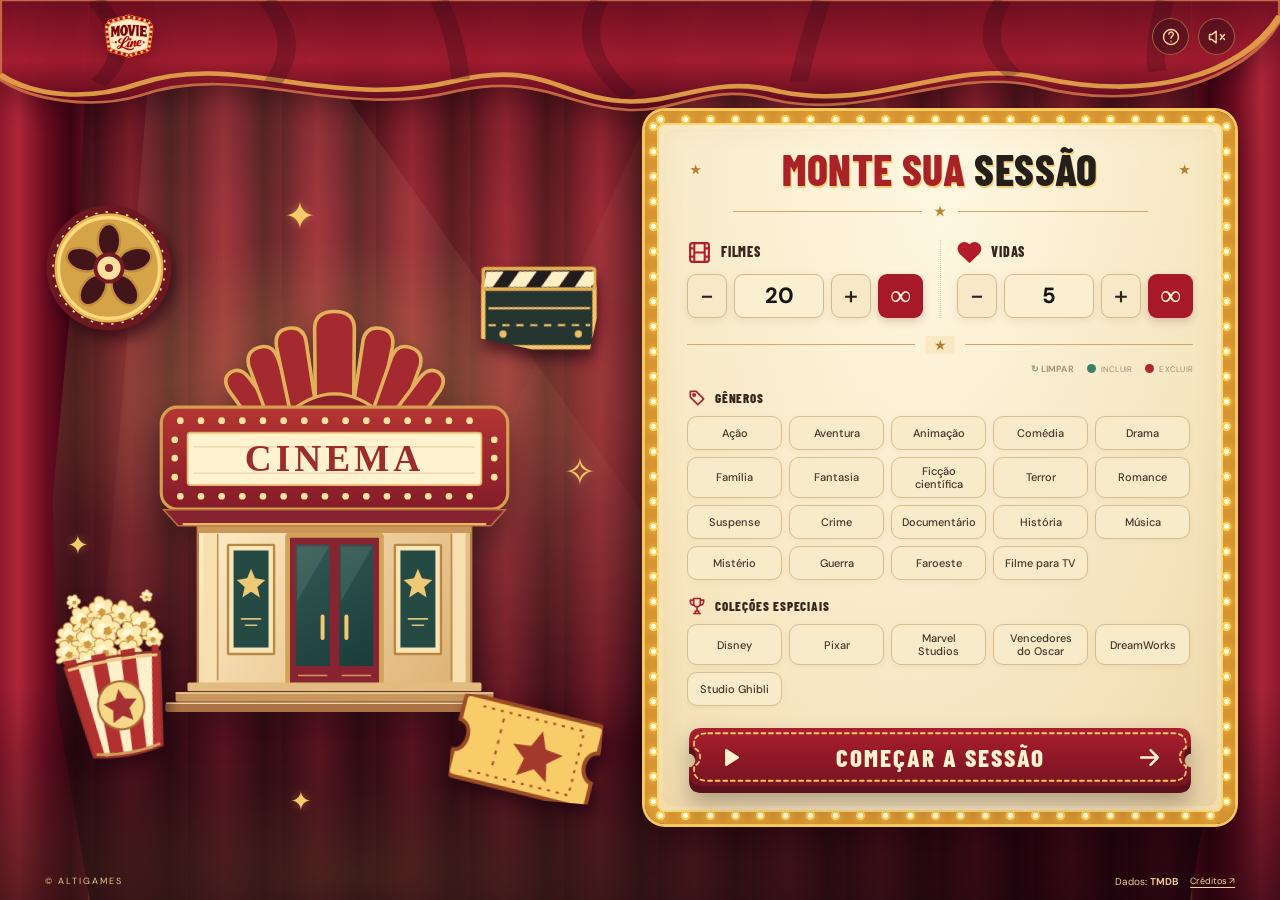
<file: index.html>
<!doctype html>
<html lang="pt-BR">
<head>
<meta charset="utf-8"><meta name="viewport" content="width=device-width, initial-scale=1, viewport-fit=cover">
<meta name="theme-color" content="#480b17"><meta name="description" content="Luzes, câmera... em que ano? Monte sua linha do tempo de filmes no Movieline, um jogo AltiGames.">
<title>Movieline — Sua sessão de cinema</title>
<link rel="icon" type="image/png" href="./assets/logo-horizontal.png?v=13c">
<link rel="shortcut icon" type="image/png" href="./assets/logo-horizontal.png?v=13c">
<link rel="apple-touch-icon" href="./assets/logo-horizontal.png?v=13c">
<link rel="preconnect" href="https://fonts.googleapis.com"><link rel="preconnect" href="https://fonts.gstatic.com" crossorigin>
<link href="https://fonts.googleapis.com/css2?family=DM+Sans:wght@400;500;600;650;700&family=Fraunces:ital,opsz,wght@0,9..144,600;0,9..144,700;0,9..144,800;1,9..144,600&family=Barlow+Condensed:wght@500;600;700;800;900&display=swap" rel="stylesheet">
<link rel="stylesheet" href="./styles.css?v=6">
<link rel="stylesheet" href="./home.css?v=13">
<link rel="stylesheet" href="./game.css?v=13">
<script type="module" src="./js/app.js?v=13"></script>
</head>
<body data-screen="setup">
<div class="home-stage" aria-hidden="true">
 <div class="theatre-glow"></div>
 <div class="theatre-beam theatre-beam-left"></div><div class="theatre-beam theatre-beam-right"></div>
 <div class="theatre-curtain theatre-curtain-left"></div><div class="theatre-curtain theatre-curtain-right"></div>
 <div class="theatre-valance"></div><div class="theatre-floor"></div>
</div>
<div class="app-shell">
<header class="site-header">
 <a class="brand brand-logo-link" href="./index.html" aria-label="Movieline, início"><img class="brand-logo-image" src="./assets/logo-horizontal.png?v=13" alt="Movieline" width="190" height="74"></a>
 <div class="header-actions" role="group" aria-label="Ajuda e som"><button class="icon-button" id="help-button" aria-label="Como jogar" title="Como jogar"><span data-icon="help"></span></button><button class="icon-button" id="sound-button" aria-label="Ativar sons" aria-pressed="false" title="Som"><span data-icon="sound-off"></span></button></div>
</header>
<main id="main-content">
<section id="setup-screen" class="setup-screen" aria-label="Configurar partida">
 <div class="intro" aria-hidden="true">
  <div class="stage-art">
   <div class="stage-center"><img src="./assets/cinema.svg?v=5" width="560" height="530" alt="" draggable="false"></div>
   <img class="stage-prop stage-reel" src="./assets/film-reel.svg" width="144" height="144" alt="" draggable="false">
   <img class="stage-prop stage-clapper" src="./assets/clapper.svg" width="165" height="130" alt="" draggable="false">
   <img class="stage-prop stage-ticket" src="./assets/golden-ticket.svg" width="140" height="90" alt="" draggable="false">
   <img class="stage-prop stage-popcorn" src="./assets/popcorn.svg" width="144" height="184" alt="" draggable="false">
   <span class="stage-spark stage-spark-a">&#10022;</span><span class="stage-spark stage-spark-b">&#10023;</span><span class="stage-spark stage-spark-c">&#10022;</span><span class="stage-spark stage-spark-d">&#10022;</span>
  </div>
 </div>
 <div class="setup-ticket">
  <div class="ticket-heading"><h1><i aria-hidden="true">★</i> MONTE SUA <span>SESSÃO</span> <i aria-hidden="true">★</i></h1><div class="heading-rule" aria-hidden="true"><span></span><b>★</b><span></span></div></div>
  <form id="setup-form" novalidate>
   <div class="counters">
    <fieldset class="counter"><legend><span data-icon="film"></span> FILMES</legend><div class="quantity-bar"><div class="stepper"><button type="button" data-step="films:-1" aria-label="Diminuir filmes">−</button><input id="films-input" aria-label="Quantidade de filmes" inputmode="numeric" type="number" min="1" step="1" value="20"><button type="button" data-step="films:1" aria-label="Aumentar filmes">+</button></div><button type="button" class="infinity-button" id="films-infinity-button" data-infinity="films" aria-pressed="false" aria-label="Ativar filmes infinitos" title="Filmes infinitos">∞</button><input type="checkbox" id="films-infinite" hidden></div></fieldset>
    <fieldset class="counter"><legend><span data-icon="heart"></span> VIDAS</legend><div class="quantity-bar"><div class="stepper"><button type="button" data-step="lives:-1" aria-label="Diminuir vidas">−</button><input id="lives-input" aria-label="Quantidade de vidas" inputmode="numeric" type="number" min="1" step="1" value="5"><button type="button" data-step="lives:1" aria-label="Aumentar vidas">+</button></div><button type="button" class="infinity-button" id="lives-infinity-button" data-infinity="lives" aria-pressed="false" aria-label="Ativar vidas infinitas" title="Vidas infinitas">∞</button><input type="checkbox" id="lives-infinite" hidden></div></fieldset>
   </div>
   <div class="ticket-cutline" aria-hidden="true"><span>★</span></div>
   <div class="category-legend"><button type="button" class="plain-button" id="clear-filters" aria-label="Limpar filtros">↻ LIMPAR</button><span class="legend-item legend-include"><i></i>INCLUIR</span><span class="legend-item legend-exclude"><i></i>EXCLUIR</span></div>
   <div class="category-area" id="category-area" tabindex="0" role="region" aria-label="Categorias de filmes. Toque uma vez para incluir, duas para excluir e três para limpar."><div id="category-list"></div></div>
   <div class="sr-only" id="filter-summary" aria-live="polite"></div>
   <div class="ticket-divider"></div>
   <button class="primary-button start-button" id="start-button" type="submit"><span data-icon="play"></span><span>COMEÇAR A SESSÃO</span><span data-icon="arrow-right"></span></button>
   <div id="setup-error" class="error-message" role="alert" hidden></div>
   <span class="sr-only" id="session-recap"></span>
  </form>
  <button type="button" id="resume-button" class="resume-button" hidden>↻ Retomar sessão</button>
 </div>
</section>
<section id="game-screen" class="game-screen" hidden aria-label="Partida de Movieline">
 <div class="game-topline">
  <div class="game-stats" aria-label="Placar">
   <div class="stat-item" title="Filmes respondidos"><span data-icon="film"></span><span class="sr-only">Filmes: </span><b id="stat-progress">0 / 20</b></div>
   <div class="stat-item" title="Acertos"><span data-icon="trophy"></span><span class="sr-only">Acertos: </span><b id="stat-score">0</b></div>
   <div class="stat-item lives-stat" title="Vidas restantes"><span data-icon="heart"></span><span class="sr-only">Vidas: </span><b id="stat-lives">5</b></div>
  </div><span id="round-label" class="sr-only"></span>
  <button class="icon-button end-session" id="end-button" title="Encerrar partida" aria-label="Encerrar partida"><span data-icon="close"></span></button>
  <div class="progress-rail" aria-hidden="true"><div id="progress-fill"></div></div>
 </div>
 <section class="timeline-panel" aria-label="Linha do tempo">
  <div class="timeline-heading"><span><span data-icon="arrow-left"></span>ANTES</span><h2>LINHA DO TEMPO</h2><span>DEPOIS<span data-icon="arrow-right"></span></span></div>
  <div class="film-perforations" aria-hidden="true"></div>
  <div class="timeline-scroll" id="timeline-scroll" tabindex="0" role="region" aria-label="Linha do tempo horizontal. Arraste o filme ou toque em um espa&#231;o. Use a roda do mouse, dois dedos ou as setas para rolar."><div class="timeline-track" id="timeline-track"></div></div>
  <div class="film-perforations" aria-hidden="true"></div>
  <div class="timeline-bottom"><span class="scroll-cue" aria-hidden="true"><span data-icon="mouse"></span><span data-icon="arrow-left"></span><span data-icon="arrow-right"></span></span><div class="timeline-nav"><button class="icon-button" id="scroll-left" title="Rolar para a esquerda" aria-label="Rolar linha para a esquerda"><span data-icon="arrow-left"></span></button><button class="icon-button" id="scroll-right" title="Rolar para a direita" aria-label="Rolar linha para a direita"><span data-icon="arrow-right"></span></button></div></div>
 </section>
 <div class="turn-panel" id="turn-panel">
  <div id="candidate" class="candidate" tabindex="0" role="group" aria-label="Arraste o filme para a linha do tempo" aria-describedby="placement-label"></div>
  <div class="turn-actions">
   <button class="ticket-action" id="confirm-button" disabled><span>REVELAR</span></button>
   <button class="ticket-action" id="review-answer" hidden><span>VER RESPOSTA</span></button>
  </div><div id="placement-label" class="sr-only" aria-live="polite"></div>
 </div><div id="game-error" class="error-message game-error" role="alert" hidden></div>
</section>
<section id="results-screen" class="results-screen" hidden aria-label="Resultado da partida">
 <div class="results-ticket">
  <div class="eyebrow">FIM DA SESS&Atilde;O</div><div class="results-emblem" aria-hidden="true"><span data-icon="trophy"></span></div>
  <h1 id="results-title">Sess&atilde;o completa!</h1><div class="results-rule" aria-hidden="true"><span></span><b>★</b><span></span></div><p id="results-description"></p>
  <div class="results-stats"><div><b id="results-score">0</b><small>ACERTOS</small></div><div><b id="results-accuracy">0%</b><small>APROVEITAMENTO</small></div><div><b id="results-streak">0</b><small>SEQU&Ecirc;NCIA</small></div></div>
  <p id="results-detail"></p>
  <div class="results-actions"><button class="ticket-action results-primary" id="play-again"><span data-icon="refresh"></span><span>Jogar novamente</span></button><button class="ticket-action results-secondary" id="new-game"><span data-icon="home"></span><span>Novo jogo</span></button></div>
  <div id="results-error" class="error-message" role="alert" hidden></div><button class="plain-button" id="review-timeline">Ver linha do tempo</button>
 </div>
</section>
</main>
<footer class="site-footer"><span class="footer-brand">© ALTIGAMES</span><button class="credits-trigger" id="credits-button"><span>Dados: <b>TMDB</b></span><span class="credits-word">Créditos ↗</span></button></footer>
</div>
<dialog id="info-dialog" class="info-dialog"><button class="dialog-close icon-button" aria-label="Fechar janela"><span data-icon="close"></span></button><div id="dialog-content"></div></dialog>
<dialog id="reveal-popup" class="reveal-popup" aria-labelledby="reveal-title" aria-describedby="reveal-film-name reveal-film-year">
 <div class="clapper-arm" aria-hidden="true"><span></span></div>
 <div class="reveal-popup-card"><div class="clapper-rail" aria-hidden="true"></div>
  <div class="reveal-popup-body">
   <button type="button" class="icon-button reveal-close" id="reveal-close" title="Ver a linha" aria-label="Fechar resposta e ver a linha do tempo"><span data-icon="close"></span></button>
   <h2 id="reveal-title">ACERTOU</h2>
   <p class="reveal-film-name" id="reveal-film-name"></p><p class="reveal-film-year" id="reveal-film-year"></p><p class="reveal-detail" id="reveal-detail"></p>
   <div id="reveal-error" class="error-message" role="alert" hidden></div>
   <button class="ticket-action ticket-next-button" id="popup-next-button" type="button"><span>Pr&oacute;ximo filme</span></button>
  </div>
 </div>
</dialog>
<div class="toast" id="toast" role="status" hidden></div>
<div class="sr-only" id="live-region" aria-live="polite"></div>
<noscript><div class="noscript">Ative o JavaScript no navegador para jogar Movieline.</div></noscript>
<script>if(location.protocol==='file:'){document.addEventListener('DOMContentLoaded',function(){var e=document.getElementById('setup-error');e.hidden=false;e.textContent='Este pacote é para publicação. Abra o jogo pelo endereço do site no GitHub Pages, não diretamente pelo arquivo index.html.';document.getElementById('start-button').disabled=true;});}</script>
</body></html>
</file>
<file: styles.css>
@charset "UTF-8";
:root{--paper:#f6efdf;--cream:#fff9ec;--ink:#342a24;--muted:#776c5e;--red:#b43b2e;--red-dark:#8b2d25;--gold:#d1a147;--line:#ded1b9;--mint:#dce5d6;--green:#315e4b;--shadow:0 6px 0 #ded1b8;--display:'Fraunces',Georgia,serif;--body:'DM Sans',Arial,sans-serif;--card-width:146px;--slot-width:116px;--track-height:284px}
*{box-sizing:border-box}html,body{margin:0;width:100%;height:100%;color:var(--ink);background:var(--paper)}body{font-family:var(--body);font-size:14px;background-image:radial-gradient(#b69c7320 .6px,transparent .6px);background-size:5px 5px;overflow:hidden}button,input,select,textarea{font:inherit}button,a,input,select,textarea{-webkit-tap-highlight-color:transparent}button{color:inherit;cursor:pointer}a{color:inherit}button{border:0;background:none}button:disabled{cursor:not-allowed;opacity:.45}button:focus-visible,a:focus-visible,input:focus-visible,select:focus-visible,textarea:focus-visible,[tabindex]:focus-visible{outline:3px solid #2c705c;outline-offset:4px}button,a,input{touch-action:manipulation}button{transition:background .16s,box-shadow .16s,opacity .16s,transform .16s}button:active:not(:disabled){transform:translateY(1px)}[hidden]{display:none!important}.icon{width:20px;height:20px;display:block;flex-shrink:0;stroke:currentColor;stroke-width:1.7;fill:none;stroke-linecap:round;stroke-linejoin:round}span[data-icon]{display:inline-flex;vertical-align:middle}.app-shell{height:100vh;height:100dvh;max-width:1536px;margin:0 auto;display:flex;flex-direction:column;padding:0 5%;overflow:hidden}.site-header{height:91px;flex:0 0 91px;display:flex;align-items:center;justify-content:space-between;border-bottom:1px solid var(--line);gap:20px}.brand{display:flex;align-items:center;gap:11px;text-decoration:none;font-weight:800;letter-spacing:2px;font-size:25px;line-height:1.1}.brand-red{color:var(--red)}.brand small{display:block;font-size:8px;letter-spacing:3.1px;color:var(--muted);margin-top:7px}.brand img{border-radius:50%;width:39px;height:39px}.header-middle{font-size:9px;letter-spacing:2px;color:var(--muted);display:flex;align-items:center;gap:15px}.mini-star{color:var(--red);font-size:22px}.header-actions{display:flex;gap:9px;align-items:center}.text-button{display:flex;align-items:center;gap:7px;font-size:12px;padding:10px}.icon-button{width:37px;height:37px;border:1px solid var(--line);border-radius:50%;display:inline-flex;align-items:center;justify-content:center;text-decoration:none;background:transparent}.icon-button:hover{background:#eadfc9}.text-button:hover,.plain-button:hover{text-decoration:underline;text-underline-offset:4px}#main-content{flex:1;min-height:0;position:relative}.setup-screen{height:100%;display:grid;grid-template-columns:1fr 1fr;gap:6%;align-items:center;padding:22px 0 18px}.intro{height:100%;max-height:720px;display:flex;flex-direction:column;justify-content:center;min-height:0;padding-top:6px}.eyebrow{font-size:10px;line-height:1.5;letter-spacing:2px;font-weight:700;color:var(--red);display:flex;align-items:center;gap:10px}.small-rule{width:23px;border-top:2px solid var(--red)}h1,h2,h3,p{margin:0}h1,h2{font-family:var(--display);font-weight:700}h1{font-size:clamp(48px,5vw,74px);line-height:1.07;letter-spacing:-2.6px;margin-top:17px;position:relative}h1 em{font-weight:600;color:var(--red);position:relative}h1 em:after{content:'';position:absolute;height:9px;border-bottom:2px solid var(--gold);bottom:-4px;left:0;right:0;border-radius:50%}.heading-star{position:absolute;color:var(--gold);font-size:32px;top:27%;right:1%;font-style:normal}.intro-copy{font-size:14px;line-height:1.75;color:var(--muted);margin-top:20px}.cinema-scene{position:relative;flex:0 1 330px;min-height:80px;margin:9px -20px -4px;display:flex;justify-content:center}.cinema-scene>img{width:100%;height:100%;object-fit:contain;max-height:350px}.scene-stamp{position:absolute;z-index:1;left:6%;top:15%;border:1.5px solid #9c4135;border-radius:50%;width:79px;height:79px;display:flex;flex-direction:column;align-items:center;justify-content:center;color:#9c4135;transform:rotate(-14deg);font-size:8px;letter-spacing:1.2px;gap:5px;outline:1px solid #9c4135;outline-offset:-6px}.scene-stamp b{font-size:9px}.scene-stamp span{font-size:9px;letter-spacing:4px;padding-left:4px}.intro-bottom{display:flex;gap:9px;align-items:center;justify-content:center;font-size:8px;letter-spacing:1.3px;color:var(--muted);margin-top:3px;padding:10px 0}.tiny-film{display:inline-block;width:18px;height:13px;border:2px solid var(--muted);border-left:5px dotted var(--muted);border-right:5px dotted var(--muted);transform:rotate(-15deg)}.setup-ticket{background:var(--cream);border:1px solid var(--line);border-radius:14px;box-shadow:var(--shadow);padding:27px 30px 19px;max-width:640px;width:100%;justify-self:end;position:relative}.ticket-heading{display:flex;align-items:center;justify-content:space-between;margin-bottom:23px}.ticket-heading h2{font-size:30px;letter-spacing:-1px;line-height:1.2;margin-top:5px}.ticket-heading .eyebrow{font-size:9px;letter-spacing:1.7px}.ticket-number{font-family:var(--display);font-size:13px;color:#a9977b;line-height:1.8;text-align:center}.ticket-number b{font-size:11px;letter-spacing:4px;color:var(--gold)}.counters{display:grid;grid-template-columns:1fr 1fr;gap:18px;margin-bottom:24px}.counter{min-width:0;margin:0;padding:0;border:0}.counter legend{font-size:12px;font-weight:600;margin-bottom:9px;display:flex;align-items:center;gap:6px}.counter legend .icon{width:16px;height:16px;color:var(--red)}.stepper{border:1px solid var(--line);border-radius:7px;height:47px;display:flex;align-items:center;background:var(--paper);overflow:hidden}.stepper button{font-size:22px;font-weight:400;width:39px;align-self:stretch}.stepper button:hover{background:#e7dbc3}.stepper input{min-width:0;width:100%;height:100%;font-size:23px;font-weight:700;text-align:center;border:0;background:none;color:var(--ink);appearance:textfield;-moz-appearance:textfield}.stepper input::-webkit-outer-spin-button,.stepper input::-webkit-inner-spin-button{-webkit-appearance:none;margin:0}.stepper.infinite:after{content:'\221e';position:absolute;left:50%;transform:translateX(-50%);font-size:30px;pointer-events:none}.stepper.infinite{position:relative}.stepper.infinite input{color:transparent}.infinite-control{display:flex;align-items:center;gap:7px;font-size:10px;color:var(--muted);margin-top:11px;cursor:pointer;user-select:none}.infinite-control input{position:absolute;opacity:0;width:1px;height:1px}.toggle{width:25px;height:15px;border:1px solid #cfc2aa;background:#e5dbc7;border-radius:20px;position:relative}.toggle:before{content:'';position:absolute;top:2px;left:2px;width:9px;height:9px;background:#fff9eb;border-radius:50%;transition:transform .15s}.infinite-control input:checked+.toggle{background:var(--green);border-color:var(--green)}.infinite-control input:checked+.toggle:before{transform:translateX(10px)}.infinite-control input:focus-visible+.toggle{outline:3px solid var(--green);outline-offset:3px}.infinite-control b{font-size:17px;font-weight:500;margin-left:auto;line-height:1}.category-top{display:flex;align-items:center;justify-content:space-between;gap:10px;margin-bottom:10px}.category-top h3{font-size:14px;font-weight:700}.plain-button{font-size:10px;color:var(--muted);padding:3px 0}.filter-toolbar{display:flex;align-items:center;justify-content:space-between;margin-bottom:13px;gap:10px}.segmented{border:1px solid var(--line);border-radius:5px;display:flex;padding:3px;gap:3px;background:#f3ead7}.segmented button{padding:5px 12px;border-radius:3px;font-size:11px}.segmented button.active{background:var(--green);color:white}.segmented #mode-exclude.active{background:var(--red)}.filter-key{font-size:8px;color:var(--muted);display:flex;gap:5px;align-items:center}.filter-key i{width:6px;height:6px;background:var(--green);border-radius:50%;margin-left:3px}.filter-key i.minus-key{background:var(--red)}.category-area{max-height:188px;min-height:84px;overflow-y:auto;padding:0 5px 2px 0;scrollbar-width:thin;scrollbar-color:#caba9f transparent;overscroll-behavior:contain}.category-group-title{font-size:8px;letter-spacing:1.6px;color:var(--muted);font-weight:700;margin:3px 0 8px}.category-group-title:not(:first-child){margin-top:15px}.category-chips{display:flex;flex-wrap:wrap;gap:6px}.category-chip{border:1px solid var(--line);border-radius:5px;background:#fff9ec;padding:7px 11px;font-size:11px;line-height:1;min-height:29px;display:inline-flex;gap:5px;align-items:center}.category-chip:hover{border-color:var(--green);background:#edf0e2}.category-chip.included{background:var(--mint);border-color:#789c7d;color:#2f5945}.category-chip.excluded{background:#f7e1d8;border-color:#c18372;color:#913427;text-decoration:line-through}.category-chip .chip-state{display:none;width:9px;font-size:12px;line-height:1}.category-chip.included .chip-state,.category-chip.excluded .chip-state{display:inline}.filter-summary{min-height:28px;font-size:10px;line-height:1.5;margin:12px 0 0;color:var(--muted)}.ticket-divider{position:relative;height:1px;border-top:1px dashed #ccbea2;margin:14px -30px 14px}.ticket-divider:before,.ticket-divider:after{content:'';width:16px;height:16px;border:1px solid var(--line);background:var(--paper);position:absolute;border-radius:50%;top:-9px}.ticket-divider:before{left:-9px;clip-path:inset(0 0 0 50%)}.ticket-divider:after{right:-9px;clip-path:inset(0 50% 0 0)}.session-recap{display:flex;align-items:center;gap:8px;font-size:10px;color:var(--muted);margin-bottom:12px}.session-recap .icon{width:17px;height:17px;color:var(--red)}.mode-badge{margin-left:auto;font-size:7px;font-weight:700;letter-spacing:1px;border:1px solid #c5b89d;background:#f2e9d4;padding:3px 5px;border-radius:3px;white-space:nowrap}.mode-badge.live{background:#dce7d8;color:var(--green);border-color:#aac1a1}.primary-button{display:flex;align-items:center;justify-content:center;gap:18px;background:var(--red);color:#fff8e7;border:1px solid var(--red-dark);border-radius:7px;box-shadow:0 3px 0 var(--red-dark);min-height:48px;padding:12px 19px;font-size:13px;font-weight:700}.primary-button:hover:not(:disabled){background:var(--red-dark);box-shadow:0 3px 0 #70261f}.start-button{width:100%;letter-spacing:1.5px;font-size:11px;justify-content:space-between;padding:14px 23px}.setup-note{font-size:9px;line-height:1.5;color:var(--muted);text-align:center;margin-top:12px}.error-message{font-size:12px;line-height:1.5;border:1px solid #c4937e;background:#f9e6db;color:#8a3125;padding:10px;border-radius:6px;margin-top:10px;max-height:90px;overflow:auto}.resume-button{display:block;width:100%;font-size:11px;color:var(--green);padding:12px 0 0;font-weight:600}.site-footer{height:47px;flex:0 0 47px;border-top:1px solid var(--line);display:flex;align-items:center;justify-content:space-between;gap:15px;color:#706556;font-size:9px}.footer-brand{font-size:8px;letter-spacing:1.2px}.footer-brand b{margin-left:8px;font-size:9px;letter-spacing:1.7px}.credits-trigger{font-size:10px;display:flex;gap:12px;align-items:center;color:#675d51;padding:8px 0}.credits-word{text-decoration:underline;text-underline-offset:3px;font-size:9px}.game-screen{height:100%;display:flex;flex-direction:column;padding:23px 0 18px;gap:15px}.game-topline{display:flex;align-items:center;justify-content:space-between;gap:20px}.game-topline h2{font-size:31px;letter-spacing:-1px;margin-top:5px}.game-topline h2 .mini-star{font-size:24px;margin-left:15px}.game-stats{display:flex;align-items:center;gap:30px}.game-stats>div{display:flex;flex-direction:column;gap:4px}.game-stats small{font-size:8px;letter-spacing:1.4px;color:var(--muted)}.game-stats b{font-family:var(--display);font-size:22px}.lives-stat b{color:var(--red)}.outline-button{border:1px solid var(--line);border-radius:6px;padding:9px 12px;display:inline-flex;align-items:center;justify-content:center;gap:8px;background:#fff8e9;font-size:11px;min-height:36px}.outline-button:hover{background:#e9dfc9}.outline-button .icon{width:16px;height:16px}.game-stats>.outline-button{margin-left:12px}.progress-rail{background:#e8ddc6;height:4px;border-radius:4px;overflow:hidden;flex-shrink:0}.progress-rail>div{background:var(--green);height:100%;width:0;transition:width .3s}.timeline-panel{flex:1;min-height:210px;border:1px solid var(--line);border-radius:12px;background:#fbf5e6;display:flex;flex-direction:column;overflow:hidden;position:relative}.timeline-heading{padding:17px 21px 5px;display:flex;align-items:center;justify-content:space-between;font-size:8px;letter-spacing:1.6px;color:var(--muted);flex-shrink:0}.timeline-heading>span{display:flex;gap:8px;align-items:center}.timeline-heading .icon{width:14px;height:14px}.timeline-heading .timeline-hint{font-size:10px;letter-spacing:0;color:#86765e}.timeline-scroll{overflow-x:auto;overflow-y:hidden;flex:1;min-height:0;scrollbar-width:thin;scrollbar-color:#baaa8b transparent;overscroll-behavior-x:contain;touch-action:pan-x;position:relative}.timeline-track{height:100%;min-height:170px;position:relative;isolation:isolate;width:100%;--center-y:calc(50% + 115.5px)}.timeline-track:before{content:'';position:absolute;left:0;right:0;top:var(--center-y);border-top:2px solid #cbbc9d;z-index:-1}.timeline-unit{position:absolute;top:50%;transform:translateY(-50%);width:var(--card-width);display:flex;flex-direction:column;align-items:center}.movie-card{position:relative;width:var(--card-width);height:218px;background:#fffcf3;border:1px solid #d2c3a8;border-radius:7px;box-shadow:0 4px 0 #d6c7a9;overflow:hidden;display:flex;flex-direction:column}.movie-poster{position:relative;width:100%;height:156px;overflow:hidden;background:#244b43;display:flex;align-items:center;justify-content:center;flex-shrink:0}.movie-poster img{display:block;width:100%;height:100%;object-fit:cover;position:absolute;inset:0;z-index:1}.movie-poster img.failed{display:none}.poster-fallback{height:100%;width:100%;padding:16px;display:flex;align-items:center;justify-content:center;flex-direction:column;background:repeating-linear-gradient(125deg,#ffffff08 0px,#ffffff08 1px,transparent 1px,transparent 5px);gap:12px;color:#f7eacb}.poster-fallback .icon{height:34px;width:34px;opacity:.8}.poster-fallback span{font-family:var(--display);font-size:18px;font-weight:600;line-height:1.1;text-align:center}.poster-fallback small{font-size:7px;letter-spacing:2px;opacity:.7}.card-title{padding:8px 9px;font-size:10px;font-weight:700;line-height:1.3;display:-webkit-box;-webkit-line-clamp:3;-webkit-box-orient:vertical;overflow:hidden}.card-year{position:absolute;top:142px;right:7px;background:var(--cream);border:1px solid #c9b58d;box-shadow:0 2px 0 #00000010;border-radius:4px;padding:3px 7px;font-family:var(--display);font-size:16px;font-weight:700;z-index:2}.base-label{font-size:7px;letter-spacing:1.4px;position:absolute;top:7px;left:7px;padding:5px;background:var(--paper);border-radius:2px;color:var(--ink);z-index:2}.movie-card.new-card{border:2px solid #56805b;box-shadow:0 4px 0 #6b8e68}.timeline-dot{width:9px;height:9px;background:#b4935e;border:2px solid var(--paper);outline:1px solid #b4935e;border-radius:50%;margin-top:13px;z-index:2}.timeline-slot{position:absolute;top:50%;transform:translateY(-50%);width:var(--slot-width);height:246px;display:flex;align-items:center;justify-content:center;z-index:2}.slot-button{width:62px;height:106px;display:flex;flex-direction:column;align-items:center;justify-content:center;border:1px dashed #c7b493;border-radius:7px;color:#aa916a;background:#fcf7ec80;gap:8px}.slot-button b{font-size:24px;font-weight:400}.slot-button small{font-size:8px;line-height:1.4}.slot-button:hover{background:#f2e1d0;border-color:var(--red);color:var(--red)}.timeline-slot.selected .slot-button{width:100px;height:218px;border:2px solid var(--red);box-shadow:0 3px 0 var(--red-dark);background:#fff6e6;padding:0;overflow:hidden;display:block;position:relative;color:var(--ink);cursor:grab;touch-action:none}.slot-movie-poster{height:144px}.slot-movie-poster .poster-fallback span{font-size:14px}.slot-movie-title{padding:8px 6px;font-size:9px;line-height:1.25;font-weight:700;max-height:54px;overflow:hidden}.slot-question{position:absolute;top:130px;right:5px;border-radius:3px;background:var(--red);color:white;padding:2px 6px;font-size:16px;font-weight:700;z-index:2}.timeline-slot.drop-hover .slot-button{box-shadow:0 0 0 4px #b43b2e28;border-color:var(--red);background:#f5dbcc}.timeline-bottom{padding:5px 18px 9px;display:flex;align-items:center;justify-content:space-between;flex-shrink:0;font-size:9px;color:var(--muted)}.timeline-bottom>span{display:flex;align-items:center;gap:6px}.timeline-bottom .icon{width:14px;height:14px}.timeline-nav{display:flex;gap:6px}.timeline-nav .icon-button{height:29px;width:29px;background:#f9f0de}.turn-panel{flex-shrink:0;display:grid;grid-template-columns:170px 1fr 247px;align-items:center;gap:25px;border:1px solid var(--line);border-radius:10px;background:var(--cream);padding:18px 25px;min-height:172px}.candidate{width:163px;height:138px;display:flex;gap:9px;align-items:center;cursor:grab;touch-action:none;user-select:none;position:relative;background:#e8dfc9;border:1px solid #cbbb9d;border-radius:7px;padding:8px;transform:rotate(-3deg);box-shadow:3px 4px 0 #d7c8ac}.candidate .movie-poster{width:78px;height:120px;border-radius:3px;flex-shrink:0}.candidate .poster-fallback{padding:6px;gap:8px}.candidate .poster-fallback span{font-size:13px}.candidate .poster-fallback .icon{width:22px;height:22px}.candidate .poster-fallback small{display:none}.candidate-copy{font-size:9px;font-weight:700;line-height:1.4;max-height:118px;overflow:hidden}.candidate-copy small{display:block;font-size:7px;color:var(--red);letter-spacing:1.1px;margin-bottom:7px;font-weight:700}.candidate-copy .candidate-year{font-family:var(--display);display:block;font-size:25px;margin-top:8px;color:var(--red)}.candidate.dragging{opacity:.45}.drag-ghost{position:fixed;z-index:2000;pointer-events:none;width:140px;height:175px;background:#fff6e6;border:2px solid var(--red);border-radius:7px;overflow:hidden;box-shadow:0 15px 30px #342a2450;transform:rotate(-4deg);will-change:left,top}.drag-ghost .movie-poster{height:137px}.drag-ghost .card-title{font-size:9px;padding:5px}.turn-copy .eyebrow{font-size:8px;letter-spacing:1.3px}.turn-copy h3{font-family:var(--display);font-size:24px;letter-spacing:-.5px;margin-top:7px}.turn-copy>p{font-size:11px;line-height:1.65;color:var(--muted);margin-top:8px}.placement-label{font-size:10px;line-height:1.4;color:var(--red);margin-top:10px;font-weight:700}.turn-actions{display:flex;flex-direction:column;gap:12px;align-items:stretch}.turn-actions .primary-button{font-size:11px;gap:8px;min-height:45px}.turn-actions>small{font-size:8px;color:var(--muted);text-align:center}.position-buttons{display:flex;align-items:center;justify-content:center;gap:15px}.position-buttons>span{font-size:8px;letter-spacing:1.5px;color:var(--muted)}.position-buttons .outline-button{height:29px;min-height:29px;width:35px;padding:6px}.turn-panel.correct{background:#eef0df;border-color:#90aa82}.turn-panel.correct .turn-copy h3,.turn-panel.correct .placement-label{color:var(--green)}.turn-panel.wrong{background:#f8e9dc;border-color:#cb9b84}.turn-panel.wrong .turn-copy h3{color:var(--red)}.turn-panel.revealed .candidate{cursor:default}.results-screen{height:100%;display:flex;justify-content:center;align-items:center;padding:20px}.results-ticket{width:610px;background:var(--cream);border:1px solid var(--line);border-radius:12px;padding:27px 35px;text-align:center;box-shadow:var(--shadow)}.results-ticket .eyebrow{justify-content:center}.results-emblem{font-size:50px;color:var(--gold);margin-top:6px}.results-ticket h1{font-size:49px;margin:5px 0 12px}.results-ticket>p{color:var(--muted);font-size:13px;line-height:1.6}.results-stats{display:grid;grid-template-columns:1fr 1.4fr 1fr;margin:24px 0 18px}.results-stats>div{display:flex;align-items:center;flex-direction:column;gap:7px}.results-stats>div+div{border-left:1px solid var(--line)}.results-stats b{font-family:var(--display);font-size:38px;color:var(--red)}.results-stats small{font-size:8px;letter-spacing:1px}.results-ticket .ticket-divider{margin:16px -35px}.results-ticket .primary-button{width:100%;margin-top:20px;font-size:11px;letter-spacing:1px}.results-ticket .plain-button{margin-top:17px;font-size:11px}.info-dialog{border:1px solid #c4b394;background:var(--cream);border-radius:12px;color:var(--ink);padding:32px;width:560px;max-width:calc(100vw - 30px);max-height:calc(100dvh - 40px);overflow-y:auto;box-shadow:0 16px 60px #33282433}.info-dialog::backdrop{background:#251c17aa;backdrop-filter:blur(4px)}.dialog-close{position:absolute;top:14px;right:14px;width:29px;height:29px}.info-dialog h2{font-size:30px;margin-bottom:20px;margin-right:30px}.info-dialog h3{font-family:var(--display);font-size:18px;margin:15px 0 8px}.info-dialog p{font-size:13px;line-height:1.7;color:var(--muted);margin-bottom:13px}.info-dialog strong{color:var(--ink)}.info-dialog .primary-button{width:100%;margin-top:20px}.help-step{display:flex;gap:12px;align-items:flex-start;margin-bottom:17px}.help-step>b{font-size:13px;border:1px solid #c6b698;background:var(--paper);border-radius:50%;height:30px;width:30px;display:flex;align-items:center;justify-content:center;flex-shrink:0;color:var(--red)}.help-step p{margin:0}.modal-note{padding:12px;background:var(--paper);border-radius:6px;border:1px solid var(--line)}.tmdb-logo{height:auto;width:94px;object-fit:contain;margin:8px 0 18px}.tmdb-notice{padding:15px;background:#ece6d5;border-left:3px solid var(--green);font-size:13px!important;line-height:1.5!important;color:var(--ink)!important}.dialog-actions{display:flex;gap:12px;align-items:center}.dialog-actions .primary-button{margin:0;width:auto;flex:1}.dialog-actions .outline-button{flex:1;min-height:48px}.review-list{display:grid;gap:8px;max-height:50dvh;overflow:auto;padding:4px}.review-list>div{display:flex;gap:12px;padding:8px 12px;border:1px solid var(--line);border-radius:5px;font-size:12px;align-items:center}.review-list b{font-family:var(--display);font-size:18px;color:var(--red)}.toast{position:fixed;bottom:58px;left:50%;transform:translateX(-50%);z-index:2500;background:var(--ink);color:var(--cream);padding:12px 20px;border-radius:7px;box-shadow:0 6px 25px #0002;font-size:12px;line-height:1.5;max-width:calc(100vw - 40px);width:max-content;text-align:center;pointer-events:none}.sr-only{position:absolute;width:1px;height:1px;padding:0;margin:-1px;overflow:hidden;clip:rect(0,0,0,0);white-space:nowrap;border:0}.noscript{position:fixed;inset:0;background:var(--paper);display:grid;place-items:center;padding:30px;text-align:center}.loading{pointer-events:none}.loading>span:first-child:before{content:'';display:inline-block;width:13px;height:13px;border:2px solid #fff6;border-top-color:#fff;border-radius:50%;vertical-align:middle;margin-right:10px;animation:spin .6s linear infinite}@keyframes spin{to{transform:rotate(360deg)}}
@media(min-width:1500px){.intro h1{font-size:76px}.setup-ticket{padding-top:33px;padding-bottom:25px}.category-area{max-height:205px}.cinema-scene{flex-basis:360px}}
@media(max-height:800px) and (min-width:851px){.site-header{height:73px;flex-basis:73px}.setup-screen{padding:15px 0;gap:5%}.setup-ticket{padding:20px 24px 15px}.ticket-heading{margin-bottom:16px}.ticket-heading h2{font-size:28px}.counters{margin-bottom:16px}.category-area{max-height:135px}.category-top{margin-bottom:8px}.filter-toolbar{margin-bottom:9px}.filter-summary{margin-top:9px;min-height:26px}.ticket-divider{margin:10px -24px}.session-recap{margin-bottom:10px}.setup-note{margin-top:9px}.intro h1{font-size:60px;margin-top:12px}.intro-copy{margin-top:16px;font-size:13px}.cinema-scene{flex-basis:255px;margin-top:7px}.scene-stamp{width:67px;height:67px;font-size:7px}.scene-stamp b{font-size:7px}.intro-bottom{font-size:7px}.site-footer{height:39px;flex-basis:39px}.game-screen{padding:16px 0;gap:12px}.turn-panel{min-height:150px;padding:14px 20px;gap:20px}.candidate{height:120px;width:146px}.candidate .movie-poster{height:104px;width:68px}.turn-copy h3{font-size:22px}.turn-panel{grid-template-columns:146px 1fr 232px}.timeline-heading{padding-top:12px}.game-topline h2{font-size:29px}}
@media(max-width:1100px) and (min-width:851px){.app-shell{padding:0 3%}.setup-screen{gap:3%}.header-middle{display:none}.setup-ticket{padding-left:23px;padding-right:23px}.intro h1{font-size:57px}.filter-key{display:none}.ticket-divider{margin-left:-23px;margin-right:-23px}.turn-panel{grid-template-columns:145px 1fr 214px;gap:16px}.turn-copy h3{font-size:21px}}
@media(max-width:850px){.app-shell{padding:0 5%}.site-header{height:70px;flex-basis:70px}.brand{font-size:21px;letter-spacing:1.6px}.brand img{width:33px;height:33px}.brand small{font-size:7px;letter-spacing:2.6px}.header-middle{display:none}.setup-screen{grid-template-columns:1fr;gap:0;padding:16px 0;align-content:center}.intro{display:none}.setup-ticket{width:100%;max-width:600px;justify-self:center;padding:24px 28px 18px}.category-area{max-height:200px}.ticket-heading{margin-bottom:20px}.counters{margin-bottom:20px}.category-chip{font-size:12px;padding:9px 12px}.category-group-title{font-size:9px}.site-footer{height:43px;flex-basis:43px}.footer-brand{font-size:7px;max-width:190px;line-height:1.6}.footer-brand b{display:block;margin:0}.game-topline{gap:8px;align-items:flex-end}.game-topline h2{font-size:25px}.game-topline .eyebrow{font-size:8px;letter-spacing:1.3px}.game-stats{gap:16px}.game-stats b{font-size:19px}.game-stats small{font-size:7px}.game-stats>.outline-button{margin-left:0;padding:6px 8px}.turn-panel{grid-template-columns:128px 1fr;gap:12px 18px;padding:15px 20px}.candidate{grid-row:span 2;width:126px;height:156px;display:block;padding:6px}.candidate .movie-poster{height:103px;width:112px}.candidate-copy{font-size:9px;max-height:36px;padding:5px 3px}.turn-copy h3{font-size:21px;margin-top:4px}.turn-copy .eyebrow{font-size:7px;letter-spacing:1px}.turn-copy>p{font-size:10px;line-height:1.5;margin-top:5px}.placement-label{font-size:9px;margin-top:6px}.turn-actions{grid-column:2;display:grid;grid-template-columns:auto 1fr;gap:8px;align-items:center}.turn-actions .position-buttons{gap:5px}.position-buttons>span{display:none}.turn-actions>small{display:none}.turn-actions .primary-button{min-height:36px;padding:8px;font-size:10px}.turn-actions .primary-button .icon{width:14px;height:14px}.timeline-heading{padding:13px 15px 5px;font-size:7px}.timeline-heading .timeline-hint{display:none}.game-screen{padding:17px 0;gap:12px}.game-topline h2 .mini-star{display:none}}
@media(max-width:520px){:root{--card-width:116px;--slot-width:91px}.app-shell{padding:0 16px}.site-header{height:63px;flex-basis:63px;gap:8px}.brand{font-size:18px;letter-spacing:1px;gap:7px}.brand img{width:30px;height:30px}.brand small{font-size:6px;letter-spacing:2.3px;margin-top:5px}.header-actions{gap:6px}.help-label{display:none}.text-button{padding:7px}.icon-button{width:31px;height:31px}.header-actions .icon{width:17px;height:17px}.setup-screen{padding:12px 0;align-content:center}.setup-ticket{padding:20px 20px 15px;border-radius:10px}.ticket-heading h2{font-size:27px}.ticket-heading .eyebrow{font-size:8px;letter-spacing:1.5px}.ticket-heading{margin-bottom:18px}.ticket-number{font-size:11px}.counters{gap:14px;margin-bottom:20px}.counter legend{font-size:11px}.stepper{height:43px}.stepper input{font-size:24px}.stepper button{width:35px}.infinite-control{font-size:9px;gap:6px;margin-top:10px}.category-top h3{font-size:13px}.plain-button{font-size:9px}.filter-key{font-size:7px;gap:4px}.filter-toolbar{margin-bottom:10px}.segmented button{padding:5px 10px;font-size:10px}.category-area{max-height:176px;min-height:75px}.category-chip{font-size:10px;min-height:29px;padding:8px 10px}.category-group-title{font-size:8px;letter-spacing:1.3px;margin-bottom:8px}.category-chips{gap:6px}.filter-summary{font-size:9px;margin-top:10px;min-height:27px}.ticket-divider{margin:10px -20px 12px}.session-recap{font-size:9px;gap:5px;margin-bottom:11px}.session-recap .icon{width:15px}.mode-badge{font-size:6px;letter-spacing:.5px}.start-button{font-size:10px;letter-spacing:1px;min-height:46px;padding:12px 17px}.setup-note{font-size:8px;margin-top:11px}.site-footer{height:42px;flex-basis:42px}.footer-brand{font-size:6px;letter-spacing:.5px}.footer-brand b{font-size:8px;letter-spacing:1px}.credits-trigger{font-size:9px;gap:5px;flex-wrap:wrap;justify-content:flex-end;max-width:160px}.credits-word{font-size:8px}.game-screen{padding:13px 0 10px;gap:10px}.game-topline{align-items:center;flex-wrap:wrap}.game-topline>div:first-child{width:100%;display:flex;justify-content:space-between;align-items:center}.game-topline h2{font-size:23px;margin:0}.game-topline .eyebrow{font-size:7px;order:2;letter-spacing:.6px;max-width:95px;text-align:right;display:block}.game-stats{width:100%;gap:23px;margin-top:2px;align-items:center}.game-stats>div{gap:3px}.game-stats small{font-size:7px;letter-spacing:1px}.game-stats b{font-size:19px}.game-stats>.outline-button{margin-left:auto;padding:5px 9px;font-size:10px;min-height:30px}.game-stats>.outline-button .icon{width:13px}.timeline-panel{min-height:220px;border-radius:8px}.timeline-heading{font-size:6px;letter-spacing:1px;padding:11px 10px 2px}.timeline-heading .icon{width:11px;height:11px}.movie-card{height:186px}.movie-poster{height:129px}.card-title{font-size:9px;line-height:1.3;padding:7px}.card-year{top:117px;font-size:14px;padding:2px 5px}.base-label{font-size:6px;padding:4px;letter-spacing:1px;top:5px;left:5px}.timeline-track{--center-y:calc(50% + 98.5px)}.timeline-dot{margin-top:11px;width:7px;height:7px}.timeline-slot{height:210px}.slot-button{width:46px;height:92px}.slot-button small{font-size:7px}.timeline-slot.selected .slot-button{width:78px;height:182px}.slot-movie-poster{height:121px}.slot-question{top:108px;font-size:14px}.slot-movie-title{font-size:8px;padding:7px 4px}.timeline-bottom{padding:4px 10px 7px;font-size:7px}.timeline-bottom .icon{width:11px}.timeline-nav .icon-button{height:26px;width:26px}.turn-panel{grid-template-columns:88px 1fr;gap:9px 12px;padding:13px 12px;min-height:165px}.candidate{width:88px;height:133px;padding:5px;border-radius:5px;grid-row:span 2}.candidate .movie-poster{width:76px;height:90px}.candidate-copy{font-size:8px;max-height:31px;line-height:1.3;padding:5px 0}.candidate .poster-fallback span{font-size:11px}.candidate .poster-fallback .icon{width:19px;height:19px}.turn-copy .eyebrow{font-size:6px;letter-spacing:.65px}.turn-copy h3{font-size:19px;line-height:1.12;margin-top:5px}.turn-copy>p{font-size:9px;margin-top:5px;line-height:1.4}.turn-copy>p br{display:none}.placement-label{font-size:8px;line-height:1.4;margin-top:5px}.turn-actions{gap:7px}.position-buttons .outline-button{width:24px;min-height:27px;height:27px;padding:4px}.turn-actions .primary-button{font-size:9px;padding:7px 5px;gap:5px;min-height:34px;border-radius:5px}.turn-actions .primary-button .icon{width:12px;height:12px}.results-screen{padding:14px 0}.results-ticket{padding:23px 20px}.results-ticket h1{font-size:40px}.results-ticket .eyebrow{font-size:8px;letter-spacing:1.5px}.results-stats b{font-size:30px}.results-stats small{font-size:7px;letter-spacing:0}.results-ticket>p{font-size:11px}.results-ticket .ticket-divider{margin-left:-20px;margin-right:-20px}.info-dialog{padding:25px 22px}.info-dialog h2{font-size:26px}.info-dialog p{font-size:12px}.info-dialog .dialog-close{top:10px;right:10px}}
@media(max-height:720px) and (max-width:850px){.site-header{height:55px;flex-basis:55px}.setup-screen{padding:10px 0}.setup-ticket{padding-top:15px;padding-bottom:12px}.ticket-heading{margin-bottom:12px}.ticket-heading h2{font-size:25px}.counters{margin-bottom:14px}.category-area{max-height:122px}.category-top{margin-bottom:8px}.filter-toolbar{margin-bottom:8px}.filter-summary{min-height:24px;margin-top:8px}.ticket-divider{margin-top:8px;margin-bottom:9px}.session-recap{margin-bottom:8px}.setup-note{margin-top:8px}.site-footer{height:36px;flex-basis:36px}.game-screen{gap:8px;padding-top:10px}.game-topline h2{font-size:21px}.turn-panel{min-height:140px;padding:10px;gap:7px 10px}.candidate{height:117px}.candidate .movie-poster{height:77px}.turn-copy h3{font-size:17px}.timeline-panel{min-height:192px}.timeline-heading{padding-top:8px}.timeline-bottom{padding-bottom:5px}.movie-card{height:164px}.movie-poster{height:111px}.card-year{top:100px}.timeline-track{--center-y:calc(50% + 86px)}.timeline-slot.selected .slot-button{height:160px}.slot-movie-poster{height:102px}.slot-question{top:91px}.timeline-dot{margin-top:8px}.game-stats b{font-size:17px}.game-stats{gap:22px}.results-emblem{font-size:35px}.results-ticket h1{font-size:35px}.results-stats{margin:15px 0}.results-ticket .primary-button{margin-top:12px}.results-ticket .plain-button{margin-top:12px}}
/* Compact-height layouts keep the controls in the viewport; only category/review lists scroll. */
@media(max-height:680px) and (min-width:851px){.site-header{height:57px;flex-basis:57px}.setup-ticket{padding:12px 20px}.ticket-heading{margin-bottom:9px}.ticket-heading h2{font-size:24px}.ticket-heading .eyebrow{display:none}.counters{margin-bottom:10px}.stepper{height:36px}.infinite-control{margin-top:7px}.category-area{max-height:79px}.filter-summary{min-height:16px;margin-top:6px;font-size:9px}.filter-toolbar{margin-bottom:6px}.ticket-divider{margin:7px -20px}.session-recap{margin-bottom:7px}.primary-button{min-height:39px;padding:8px 16px}.setup-note{margin-top:7px;font-size:8px}.intro h1{font-size:45px}.intro-copy{font-size:12px;margin-top:12px}.cinema-scene{flex-basis:190px}.game-screen{gap:8px;padding:10px 0}.game-topline h2{font-size:22px}.game-stats b{font-size:18px}.game-topline .eyebrow{font-size:7px}.turn-panel{min-height:113px;padding:9px 15px;grid-template-columns:120px 1fr 220px}.candidate{width:120px;height:91px}.candidate .movie-poster{width:50px;height:75px}.candidate-copy{font-size:8px}.candidate-copy small{font-size:6px}.turn-copy h3{font-size:20px;margin-top:4px}.turn-copy>p{font-size:10px;margin-top:4px}.placement-label{margin-top:5px}.turn-actions{gap:7px}.turn-actions .primary-button{min-height:35px}.movie-card{height:161px}.movie-poster{height:112px}.card-year{top:100px}.timeline-slot.selected .slot-button{height:158px}.slot-movie-poster{height:104px}.slot-question{top:90px}.timeline-track{--center-y:calc(50% + 84px)}.timeline-dot{margin-top:7px}.timeline-heading{padding:7px 13px 0}.timeline-bottom{padding-bottom:4px}.timeline-panel{min-height:170px}}
@media(max-height:520px) and (max-width:850px) and (orientation:landscape){.app-shell{padding:0 20px}.site-header{height:46px;flex-basis:46px}.site-footer{height:27px;flex-basis:27px}.brand{font-size:17px}.brand img{width:26px;height:26px}.brand small{display:none}.setup-screen{padding:8px 0}.setup-ticket{max-width:900px;padding:13px 20px;box-shadow:0 3px 0 #ded1b8}.ticket-heading{margin-bottom:8px}.ticket-heading h2{font-size:23px}.ticket-heading .eyebrow,.ticket-number{display:none}#setup-form{display:grid;grid-template-columns:1fr 1.15fr;gap:6px 22px}.counters{grid-column:1;grid-row:1/span 3;margin:0;align-self:center;gap:12px}.category-top{grid-column:2;grid-row:1;margin:0}.filter-toolbar{grid-column:2;grid-row:2;margin:0}.category-area{grid-column:2;grid-row:3;max-height:76px;min-height:65px}.category-chip{font-size:9px;padding:6px 8px;min-height:25px}.category-group-title{font-size:7px;margin:2px 0 5px}.filter-summary{grid-column:2;grid-row:4;font-size:8px;min-height:0;margin:0}.ticket-divider{display:none}.session-recap{grid-column:1;grid-row:4;font-size:9px;align-self:center;margin:0}.start-button{grid-column:1;grid-row:5;min-height:34px;padding:7px 15px;font-size:9px}.setup-note{grid-column:2;grid-row:5;margin:0;align-self:center;font-size:8px}.error-message{grid-column:1/-1;font-size:10px;margin:0}.resume-button{position:absolute;right:20px;top:18px;width:auto;padding:0;font-size:10px}.game-screen{padding:8px 0;display:grid;grid-template-columns:1fr 210px;grid-template-rows:44px 3px 1fr;gap:6px 12px}.game-topline{grid-column:1/-1;flex-wrap:nowrap}.game-topline h2{font-size:22px}.game-topline>div:first-child{display:block;width:auto}.game-topline .eyebrow{display:none}.game-stats{width:auto;gap:20px;margin:0}.game-stats b{font-size:18px}.progress-rail{grid-column:1/-1}.timeline-panel{grid-column:1;min-height:0}.turn-panel{grid-column:2;grid-row:3;display:flex;flex-direction:column;padding:10px;gap:6px;min-height:0;justify-content:center}.candidate{display:flex;width:175px;height:60px;padding:4px;gap:8px;transform:rotate(-2deg)}.candidate .movie-poster{height:50px;width:38px}.candidate-copy{font-size:9px;max-height:47px}.turn-copy{width:100%}.turn-copy .eyebrow{display:none}.turn-copy h3{font-size:17px;margin:0}.turn-copy>p{font-size:9px;line-height:1.3;margin-top:4px}.placement-label{font-size:8px;margin-top:4px}.turn-actions{display:grid;grid-template-columns:auto 1fr;gap:6px;width:100%}.turn-actions .primary-button{min-height:29px;font-size:9px;padding:5px;gap:4px}.turn-actions .primary-button .icon{width:11px}.position-buttons .outline-button{width:24px;min-height:25px;height:25px}.turn-actions>small{display:none}.movie-card{height:143px;width:104px}.movie-poster{height:99px}.card-year{top:88px;font-size:13px}.card-title{font-size:8px;padding:6px}.timeline-track{--center-y:calc(50% + 74.5px)}.timeline-unit{--card-width:104px}.timeline-dot{margin-top:6px}.timeline-slot.selected .slot-button{height:140px;width:74px}.slot-movie-poster{height:94px}.slot-question{top:82px}.slot-movie-title{font-size:7px}.timeline-heading{padding:5px 10px 0}.timeline-bottom{padding:2px 10px 4px}.timeline-nav .icon-button{width:24px;height:24px}.results-ticket{padding:15px 25px}.results-screen{padding:8px 0}.results-ticket h1{font-size:29px;margin:4px 0}.results-emblem{display:none}.results-stats{margin:10px 0}.results-stats b{font-size:25px}.results-ticket .primary-button{margin-top:8px;min-height:32px;padding:7px}.results-ticket .plain-button{margin-top:10px}}
@media(prefers-reduced-motion:reduce){*,*:before,*:after{scroll-behavior:auto!important;animation-duration:.01ms!important;transition:none!important}}

.timeline-slot.selected .slot-button{translate:0 -11px}
@media(max-width:520px){.timeline-slot.selected .slot-button{translate:0 -9px}}

@media(max-height:650px){.setup-ticket:has(#setup-error:not([hidden])) .category-area{min-height:24px;max-height:36px}#setup-error{max-height:78px;overflow:auto}}
</file>
<file: home.css>
/* Movieline v10 — setup scenery and session configuration. */
:root { --stage-burgundy:#540d1b; --stage-red:#8e1525; --stage-cream:#fff0ce; --stage-gold:#efbc58; --stage-ink:#571923; --stage-display:'Barlow Condensed',Impact,'Arial Narrow',sans-serif; }
body[data-screen="setup"] {background:#340913;color:var(--stage-cream)}
.home-stage {display:none;position:fixed;inset:0;z-index:0;overflow:hidden;pointer-events:none;background:
 linear-gradient(180deg,#20050b59 0%,transparent 24%,#24051091 100%),
 repeating-linear-gradient(90deg,#400914 0px,#721224 19px,#8e1b2d 36px,#681023 56px,#350711 76px,#560d1c 94px)}
body[data-screen="setup"] .home-stage {display:block}
.theatre-glow{position:absolute;inset:0;background:radial-gradient(ellipse at 26% 45%,#e7ac636b 0%,#ca67532e 24%,transparent 55%),radial-gradient(ellipse at 75% 28%,#cd534a3d,transparent 65%),linear-gradient(90deg,#1301088c,transparent 15%,transparent 86%,#120107a6)}
.theatre-beam{position:absolute;top:-15%;height:112%;width:61%;opacity:.17;filter:blur(12px);transform-origin:50% 0;clip-path:polygon(29% 0,33% 0,100% 100%,0 100%);background:linear-gradient(180deg,#ffe7aeac,transparent 95%);animation:theatre-light 12s ease-in-out infinite alternate}
.theatre-beam-left{left:-5%;transform:rotate(-8deg)}
.theatre-beam-right{right:-4%;transform:rotate(12deg);animation-delay:-5s;opacity:.1}
.theatre-curtain{position:absolute;top:0;bottom:0;width:clamp(46px,9vw,160px);background:repeating-linear-gradient(90deg,#430613 0,#8e172b 22%,#ad2639 39%,#6b0c20 63%,#3d0412 85%,#681024 100%);border-inline-end:2px solid #d7a1538c;box-shadow:4px 0 20px #18020b82}
.theatre-curtain-left{left:-2vw;clip-path:polygon(0 0,100% 0,91% 24%,68% 55%,71% 78%,100% 100%,0 100%)}
.theatre-curtain-right{right:-2vw;transform:scaleX(-1);clip-path:polygon(0 0,100% 0,91% 24%,68% 55%,71% 78%,100% 100%,0 100%)}
.theatre-valance{position:absolute;inset:0 0 auto;height:clamp(75px,16vh,170px);background:url('./assets/curtain-valance.svg') center top/100% 100% no-repeat;filter:drop-shadow(0 10px 12px #22020c65);opacity:.93}
.theatre-floor{position:absolute;inset:auto 0 0;height:24%;background:radial-gradient(ellipse at 28% 88%,#eab96524,transparent 52%),linear-gradient(180deg,transparent,#16030b99);pointer-events:none}
body[data-screen="setup"] .app-shell {max-width:1600px;padding-inline:clamp(18px,3.5vw,70px);position:relative;z-index:1}
body[data-screen="setup"] .site-header {height:73px;flex-basis:73px;border:0;background:none;position:relative}
body[data-screen="setup"] .site-header:after{display:none}
body[data-screen="setup"] .brand{font-size:22px;color:#fff1ca;letter-spacing:2.5px}
body[data-screen="setup"] .brand-red{color:var(--stage-gold)}
body[data-screen="setup"] .brand small{color:#dec092;font-size:7px;letter-spacing:3.2px}
body[data-screen="setup"] .brand img{background:#ffe2a0;border-radius:50%;padding:2px;box-shadow:0 0 0 2px #e2ae52}
body[data-screen="setup"] .header-actions .icon-button{border-color:#d5a55185;color:#f8da9c;background:#47101c99}
body[data-screen="setup"] .header-actions .icon-button:hover{background:#8c2531}
body[data-screen="setup"] .site-footer{height:38px;flex:0 0 38px;border:0;color:#ddbb85}
body[data-screen="setup"] .site-footer .footer-brand{font-size:9px;letter-spacing:2px;color:#efcb8a}
body[data-screen="setup"] .site-footer .credits-trigger{color:#e8cc98;font-size:10px}
body[data-screen="setup"] .site-footer .credits-word{color:#f6d899}
#setup-screen{height:100%;min-height:0;display:grid;grid-template-columns:minmax(0,1fr) minmax(0,1.06fr);grid-template-rows:minmax(0,1fr);gap:clamp(18px,3.4vw,62px);align-items:stretch;padding:clamp(13px,2vh,23px) 0 clamp(12px,1.9vh,20px);}
#setup-screen .intro{grid-column:1;min-width:0;min-height:0;height:100%;max-height:none;display:block;padding:0;position:relative;pointer-events:none;overflow:visible}
#setup-screen .stage-art{position:relative;width:100%;height:100%;min-height:0;isolation:isolate}
#setup-screen .stage-center{position:absolute;left:12%;top:20%;width:80%;height:72%;display:flex;align-items:center;justify-content:center;animation:stage-float 7s ease-in-out infinite}
#setup-screen .stage-center img{display:block;width:100%;height:100%;object-fit:contain;filter:drop-shadow(0 16px 16px #19020b75)}
#setup-screen .stage-prop{position:absolute;z-index:2;height:auto;object-fit:contain;pointer-events:none;filter:drop-shadow(4px 9px 7px #1f04109e)}
#setup-screen .stage-reel{width:23%;max-width:150px;left:0;top:15%;animation:reel-spin 35s linear infinite}
#setup-screen .stage-clapper{width:25%;max-width:157px;right:0;top:19%;transform:rotate(12deg);animation:clapper-rock 5s ease-in-out infinite alternate}
#setup-screen .stage-ticket{width:27%;max-width:164px;right:0;bottom:6%;transform:rotate(5deg);animation:ticket-float 7s ease-in-out infinite}
#setup-screen .stage-popcorn{width:25%;max-width:148px;left:0;bottom:11%;transform:rotate(-10deg);animation:popcorn-float 6s ease-in-out infinite}
#setup-screen .stage-spark{position:absolute;color:#f9ca68;filter:drop-shadow(0 0 4px #f7c36566);font-size:clamp(20px,3vw,38px);line-height:1;pointer-events:none;animation:twinkle 4s ease-in-out infinite}
#setup-screen .stage-spark-a{top:14%;left:43%}
#setup-screen .stage-spark-b{top:48%;right:1%;animation-delay:-1.1s}
#setup-screen .stage-spark-c{bottom:38%;left:4%;animation-delay:-1.9s;font-size:clamp(16px,2vw,27px)}
#setup-screen .stage-spark-d{bottom:4%;left:44%;animation-delay:-.8s;font-size:clamp(16px,2vw,26px)}
@keyframes reel-spin {to{transform:rotate(360deg)}}
@keyframes stage-float {50%{transform:translateY(-7px)}}
@keyframes clapper-rock {to{transform:rotate(19deg) translateY(-10px)}}
@keyframes ticket-float {50%{transform:rotate(-8deg) translateY(-10px)}}
@keyframes popcorn-float {50%{transform:rotate(-4deg) translateY(-9px)}}
@keyframes twinkle {50%{opacity:.45;transform:scale(.82)}}
@keyframes theatre-light {to{opacity:.23;translate:3% 0}}
/* Bilheteria: placar emoldurado, controles art-deco e ingresso. */
#setup-screen .setup-ticket{
  --line:#d6b57f;--ink:#491923;--muted:#8e655a;--red:#8f1726;--red-dark:#65121c;--paper:#fff0cb;
  align-self:center;justify-self:end;width:100%;max-width:690px;max-height:100%;min-height:0;
  display:flex;flex-direction:column;position:relative;isolation:isolate;padding:clamp(19px,2.2vw,31px) clamp(21px,2.3vw,34px) clamp(16px,2vw,28px);
  color:var(--stage-ink);background:linear-gradient(130deg,#fff4d8 0%,#ffedc3 60%,#f9e3b6 100%);
  border:4px solid #dfaf52;border-radius:13px;box-shadow:0 0 0 4px #621321,0 10px 0 #320812,0 17px 36px #14050bb3;
}
#setup-screen .setup-ticket:before{position:absolute;z-index:-1;content:"";inset:9px;border:3px dotted #c79443;opacity:.57;border-radius:7px;pointer-events:none}
#setup-screen .setup-ticket:after{content:"";position:absolute;pointer-events:none;inset:0;background:radial-gradient(circle at 50% 50%,transparent 0 70%,#b47b3f10 100%);border-radius:inherit;z-index:-1}
#setup-screen .ticket-heading{margin:0 0 clamp(16px,2vh,22px);align-items:flex-start;gap:10px}
#setup-screen .ticket-kicker{font-size:10px;letter-spacing:3px;font-weight:800;color:#b34136}
#setup-screen .ticket-heading h1{margin:3px 0 0;font-family:var(--stage-display);font-size:clamp(36px,4vw,64px);font-weight:800;line-height:.9;letter-spacing:.4px;color:#791322;text-shadow:2px 2px 0 #f3c96e}
#setup-screen .ticket-heading h1 span{color:#b5362c}
#setup-screen .ticket-emblem{display:flex;align-items:center;justify-content:center;gap:3px;align-self:center;min-width:74px;height:44px;border-top:2px solid #bc7f33;border-bottom:2px solid #bc7f33;color:#d29936;font-size:15px;transform:rotate(2deg)}
#setup-screen #setup-form{display:flex;flex:1;flex-direction:column;min-height:0}
#setup-screen #setup-form>:not(.category-area){flex-shrink:0}
#setup-screen .counters{display:grid;grid-template-columns:1fr 1fr;gap:clamp(8px,1.3vw,15px);margin:0 0 clamp(11px,1.6vh,17px)}
#setup-screen .counter{border:2px solid #bd703e;background:#fff9e8;border-radius:3px;padding:10px 10px 12px;box-shadow:3px 3px 0 #e5ad58;min-width:0}
#setup-screen .counter legend{font-family:var(--stage-display);font-size:17px;font-weight:800;color:#8e1b27;letter-spacing:1.2px;margin:0 0 3px;padding:0 5px;line-height:1.15}
#setup-screen .counter legend .icon{width:15px;height:15px;stroke-width:2.2;vertical-align:-2px;color:#b54031}
#setup-screen .quantity-bar{display:flex;align-items:stretch;gap:7px;min-height:42px}
#setup-screen .stepper{height:42px;min-width:0;flex:1;border:1px solid #a75e33;border-radius:2px;background:#fff6e1;box-shadow:inset 0 0 0 1px #fff}
#setup-screen .stepper button{width:34px;min-width:30px;flex-shrink:0;background:#edbf61;color:#541822;font-size:22px;font-weight:800;border-right:1px solid #a75e33}
#setup-screen .stepper button:last-child{border-right:0;border-left:1px solid #a75e33}
#setup-screen .stepper button:hover{background:#ffd981}
#setup-screen .stepper button:disabled{background:#e7d8b6}
#setup-screen .stepper input{font-family:var(--stage-display);font-size:29px;font-weight:700;color:#4d2020}
#setup-screen .stepper.infinite input{color:transparent;-webkit-text-fill-color:transparent}
#setup-screen .stepper.infinite:after{font-family:var(--stage-display);font-size:29px;color:#84302b}
#setup-screen .infinity-button{width:45px;min-width:45px;display:flex;justify-content:center;align-items:center;border:1.5px solid #a35e31;border-radius:2px;background:#ffedc1;color:#832531;font-family:Georgia,serif;font-size:31px;line-height:1;box-shadow:2px 2px 0 #e2b05e;transition:transform .16s,background .16s,color .16s}
#setup-screen .infinity-button:hover{background:#fbdc96}
#setup-screen .infinity-button[aria-pressed="true"]{background:#8b1d2b;border-color:#6e1420;color:#ffdf8d;box-shadow:inset 0 0 0 2px #c2564c,2px 2px 0 #dba151}
#setup-screen .ticket-cutline{position:relative;margin:0 0 clamp(9px,1.5vh,16px);border-top:1px solid #a44b38;border-bottom:1px solid #e9b86b;height:5px}
#setup-screen .ticket-cutline:before{content:"";position:absolute;left:50%;top:-7px;width:10px;height:10px;background:#c08a40;transform:rotate(45deg);border:2px solid #ffefd0}
#setup-screen .category-top{margin:0 0 8px;gap:10px;align-items:center}
#setup-screen .category-section-heading{display:flex;align-items:center;gap:7px}
#setup-screen .category-section-symbol{font-size:18px;color:#ae352b}
#setup-screen .category-top h2{margin:0;font-family:var(--stage-display);font-size:22px;letter-spacing:1px;font-weight:800;color:#711526}
#setup-screen .category-top .plain-button{font-family:var(--stage-display);font-size:12px;font-weight:700;color:#9c4932;letter-spacing:.5px;border:1px solid #c58c5c;padding:3px 8px;border-radius:2px;background:#fff6df}
#setup-screen .category-top .plain-button:hover{background:#f5dbad;text-decoration:none}
#setup-screen .filter-toolbar{margin:0 0 9px}
#setup-screen .segmented{padding:0;border-radius:2px;border:1px solid #982f2e;background:#f4e1bd;gap:0;overflow:hidden}
#setup-screen .segmented button{font-family:var(--stage-display);font-weight:800;font-size:14px;letter-spacing:.65px;min-height:33px;padding:6px 14px;border-radius:0;color:#75262a}
#setup-screen .segmented button+button{border-left:1px solid #982f2e}
#setup-screen .segmented button.active{background:#762332;color:#fff5d6}
#setup-screen .segmented #mode-exclude.active{background:#a1342b;color:#fff5d6}
#setup-screen .category-area{flex:1 1 auto;max-height:none;min-height:52px;overflow-y:auto;padding:3px 7px 8px 1px;overscroll-behavior:contain;scrollbar-color:#b77948 #f3ddb5;scrollbar-width:thin}
#setup-screen .category-group-title{font-family:var(--stage-display);font-size:12px;letter-spacing:1.4px;color:#8b3b31;font-weight:800;margin:3px 0 8px}
#setup-screen .category-group-title:not(:first-child){margin-top:13px}
#setup-screen .category-chips{gap:6px}
#setup-screen .category-chip{background:#fff8e8;border:1px solid #ce995e;color:#5e2523;box-shadow:1px 2px 0 #deb780;border-radius:3px;min-height:31px;padding:7px 10px;font-size:11px;font-weight:650;line-height:1.13}
#setup-screen .category-chip:hover{background:#f2d8a4;border-color:#ae5937}
#setup-screen .category-chip.included{background:#d3e0c8;color:#22503f;border:1px solid #729278;box-shadow:1px 2px 0 #a9bea5}
#setup-screen .category-chip.excluded{background:#f8d9d0;color:#8d2932;border:1px solid #ba7066;box-shadow:1px 2px 0 #d4a39b}
#setup-screen .ticket-divider{margin:12px -18px 12px;height:1px;border-top:2px dashed #be8359}
#setup-screen .ticket-divider:before,#setup-screen .ticket-divider:after{background:#4e101b;border:0;width:17px;height:17px;top:-10px}
#setup-screen .ticket-divider:before{left:-24px}
#setup-screen .ticket-divider:after{right:-24px}
#setup-screen .start-button{
  --ticket-cut:#f6e2b8;position:relative;isolation:isolate;overflow:visible;width:100%;min-height:61px;
  justify-content:space-between;padding:12px 28px;border:0;border-radius:4px;
  color:#fff1c6;background:linear-gradient(180deg,#a81d2d,#7b1423);
  clip-path:polygon(12px 0,calc(100% - 12px) 0,100% 12px,100% calc(100% - 12px),calc(100% - 12px) 100%,12px 100%,0 calc(100% - 12px),0 12px);
  box-shadow:0 7px 0 #5b111c,0 13px 20px #14020842;font-family:var(--stage-display);font-size:25px;font-weight:800;letter-spacing:1.5px;transition:background .18s,transform .18s
}
#setup-screen .start-button:before{content:"";position:absolute;inset:6px 16px;z-index:-1;border:2px solid #edc875;border-radius:2px;pointer-events:none}
#setup-screen .start-button:after{content:"";position:absolute;inset:0;z-index:2;pointer-events:none;background:radial-gradient(circle 10px at 0 50%,var(--ticket-cut) 0 9px,transparent 9.6px),radial-gradient(circle 10px at 100% 50%,var(--ticket-cut) 0 9px,transparent 9.6px)}
#setup-screen .start-button:hover:not(:disabled){background:linear-gradient(180deg,#c42938,#941b29);box-shadow:0 7px 0 #5b111c,0 13px 20px #14020842}
#setup-screen .start-button:focus-visible{outline:0;box-shadow:0 0 0 4px #ffe59b,0 7px 0 #5b111c,0 13px 20px #14020842}
#setup-screen .start-button .start-spark{font-size:21px;color:#efc35d}
#setup-screen .start-button .icon{width:24px;height:24px}
#setup-screen .resume-button{font-family:var(--stage-display);font-size:15px;letter-spacing:.6px;color:#85262d;font-weight:800;padding:11px 0 0}
#setup-screen .error-message{flex-shrink:0;max-height:66px;overflow:auto;font-size:11px;margin-top:8px}
/* Tablet e celular: cenário vira fundo e bilheteria ocupa a dobra. */
@media(max-width:950px){
 body[data-screen="setup"] .site-header{height:64px;flex-basis:64px}
 #setup-screen{grid-template-columns:minmax(0,1fr);gap:0;padding:14px 0}
 #setup-screen .intro{display:none}
 #setup-screen .setup-ticket{justify-self:center;align-self:center;max-width:720px;height:auto;max-height:100%}
 #setup-screen .category-area{flex:0 1 auto;max-height:min(285px,36vh)}
}
@media(max-height:760px) and (min-width:951px){
 body[data-screen="setup"] .site-header{height:59px;flex-basis:59px}
 body[data-screen="setup"] .site-footer{height:31px;flex-basis:31px}
 #setup-screen{padding:12px 0;gap:24px}
 #setup-screen .setup-ticket{padding:16px 21px}
 #setup-screen .ticket-heading{margin-bottom:12px}
 #setup-screen .ticket-heading h1{font-size:clamp(31px,3.9vw,48px)}
 #setup-screen .ticket-emblem{height:29px}
 #setup-screen .counters{margin-bottom:10px}
 #setup-screen .counter{padding:7px 8px 9px}
 #setup-screen .ticket-cutline{margin-bottom:9px}
 #setup-screen .category-top{margin-bottom:5px}
 #setup-screen .filter-toolbar{margin-bottom:7px}
 #setup-screen .category-chip{min-height:27px;padding:6px 8px}
 #setup-screen .category-group-title:not(:first-child){margin-top:8px}
 #setup-screen .ticket-divider{margin-top:9px;margin-bottom:9px}
 #setup-screen .start-button{min-height:46px;font-size:21px}
}
@media(max-width:520px){
 body[data-screen="setup"] .app-shell{padding:0 12px}
 body[data-screen="setup"] .site-header{height:53px;flex-basis:53px}
 body[data-screen="setup"] .site-footer{height:29px;flex-basis:29px}
 body[data-screen="setup"] .brand{font-size:17px;letter-spacing:1.3px;gap:7px}
 body[data-screen="setup"] .brand img{width:29px;height:29px}
 body[data-screen="setup"] .brand small{font-size:6px;letter-spacing:1.8px}
 body[data-screen="setup"] .header-actions{gap:4px}
 body[data-screen="setup"] .header-actions .icon-button{height:30px;width:30px}
 body[data-screen="setup"] .header-actions .icon{height:16px;width:16px}
 #setup-screen{padding:10px 0 9px}
 #setup-screen .setup-ticket{padding:16px 15px 13px;border-width:3px;border-radius:9px;box-shadow:0 0 0 2px #611623,0 5px 0 #370811}
 #setup-screen .setup-ticket:before{inset:6px;border-width:2px}
 #setup-screen .ticket-heading{margin-bottom:14px}
 #setup-screen .ticket-kicker{font-size:8px;letter-spacing:1.9px}
 #setup-screen .ticket-heading h1{font-size:clamp(32px,9vw,46px)}
 #setup-screen .ticket-emblem{min-width:50px;font-size:10px;height:34px;gap:0}
 #setup-screen .counters{gap:7px;margin-bottom:12px}
 #setup-screen .counter{padding:6px 5px 8px;border-width:1.5px;box-shadow:2px 2px 0 #e3b060}
 #setup-screen .counter legend{font-size:14px;letter-spacing:.5px;padding:0 2px}
 #setup-screen .counter legend .icon{height:12px;width:12px}
 #setup-screen .quantity-bar{min-height:35px;gap:4px}
 #setup-screen .stepper{height:35px}
 #setup-screen .stepper button{width:25px;min-width:24px;font-size:19px}
 #setup-screen .stepper input{font-size:23px}
 #setup-screen .stepper.infinite:after{font-size:24px}
 #setup-screen .infinity-button{width:33px;min-width:33px;font-size:25px;box-shadow:1px 1px 0 #e2b05e}
 #setup-screen .ticket-cutline{margin-bottom:11px}
 #setup-screen .category-section-heading{gap:5px}
 #setup-screen .category-top h2{font-size:20px}
 #setup-screen .category-top{margin-bottom:6px}
 #setup-screen .filter-toolbar{margin-bottom:8px}
 #setup-screen .segmented button{min-height:30px;font-size:13px;padding:5px 11px}
 #setup-screen .category-area{min-height:38px;padding-bottom:3px;max-height:min(245px,33vh)}
 #setup-screen .category-group-title{font-size:11px;margin:3px 0 6px}
 #setup-screen .category-group-title:not(:first-child){margin-top:9px}
 #setup-screen .category-chip{font-size:10px;min-height:28px;padding:7px 8px;box-shadow:1px 1px 0 #deb780}
 #setup-screen .ticket-divider{margin:10px -8px}
 #setup-screen .ticket-divider:before{left:-18px}
 #setup-screen .ticket-divider:after{right:-18px}
 #setup-screen .start-button{min-height:45px;font-size:21px;padding:6px 12px}
 #setup-screen .resume-button{padding-top:7px;font-size:12px}
 body[data-screen="setup"] .site-footer .footer-brand{letter-spacing:1px;font-size:8px}
 body[data-screen="setup"] .credits-trigger{gap:7px;font-size:9px}
 body[data-screen="setup"] .credits-word{font-size:8px}
}
@media(max-width:520px) and (max-height:700px){
 #setup-screen{padding:7px 0}
 #setup-screen .setup-ticket{padding:11px 13px 9px}
 #setup-screen .ticket-heading{margin-bottom:7px}
 #setup-screen .ticket-heading h1{font-size:34px}
 #setup-screen .counters{margin-bottom:8px}
 #setup-screen .category-top{margin-bottom:4px}
 #setup-screen .ticket-cutline{margin-bottom:6px}
 #setup-screen .filter-toolbar{margin-bottom:5px}
 #setup-screen .ticket-divider{margin:7px -8px}
 #setup-screen .start-button{min-height:40px;font-size:19px}
}
@media(max-width:850px) and (max-height:520px) and (orientation:landscape){
 body[data-screen="setup"] .site-header{height:44px;flex-basis:44px}
 body[data-screen="setup"] .site-footer{height:23px;flex-basis:23px}
 #setup-screen{padding:5px 0}
 #setup-screen .setup-ticket{max-width:940px;padding:8px 19px 8px}
 #setup-screen .ticket-heading{margin-bottom:5px}
 #setup-screen .ticket-heading h1{font-size:28px}
 #setup-screen .ticket-kicker,#setup-screen .ticket-emblem{display:none}
 #setup-screen #setup-form{display:grid;grid-template-columns:1fr 1.1fr;grid-template-rows:repeat(5,auto);column-gap:16px;row-gap:4px;align-content:stretch;min-height:0}
 #setup-screen .counters{grid-column:1;grid-row:1 / span 3;align-self:center;display:flex;flex-direction:column;gap:6px;margin:0}
 #setup-screen .counter{padding:3px 8px}
 #setup-screen .counter legend{font-size:13px}
 #setup-screen .quantity-bar{min-height:28px}
 #setup-screen .stepper{height:28px}
 #setup-screen .ticket-cutline{display:none}
 #setup-screen .category-top{grid-column:2;grid-row:1;margin:0}
 #setup-screen .filter-toolbar{grid-column:2;grid-row:2;margin:0}
 #setup-screen .category-area{grid-column:2;grid-row:3 / span 2;max-height:94px;min-height:40px}
 #setup-screen .ticket-divider{grid-column:1;grid-row:4;margin:0}
 #setup-screen .start-button{grid-column:1;grid-row:5;min-height:33px;font-size:18px}
 #setup-screen #setup-form>.sr-only{display:none}
 #setup-screen .resume-button{position:absolute;right:21px;top:10px;font-size:11px;padding:0}
}
@media(prefers-reduced-motion:reduce){
 #setup-screen .stage-art *, .home-stage *{animation:none!important}
}

@media(max-width:350px) and (orientation:portrait){
 #setup-screen .ticket-emblem{display:none}
 #setup-screen .ticket-heading h1{font-size:32px}
 #setup-screen .ticket-heading{margin-bottom:8px}
 #setup-screen .counter legend{font-size:13px}
 #setup-screen .category-area{max-height:min(170px,29vh)}
}


/* --- v10 home: exact configuration-panel language from approved reference --- */
#setup-screen .setup-ticket{
  --panel-paper:#f8e9c4;--panel-ink:#2c211d;--panel-red:#a31525;--panel-green:#3f8068;
  max-width:720px;padding:24px 30px 24px;border:12px solid #d5932f;border-radius:20px;outline:0;
  background:radial-gradient(ellipse at 50% 5%,#fff7e2 0%,#f8e9c4 70%,#f2ddb0 100%);
  box-shadow:0 0 0 3px #f5c95f,0 18px 34px #15030a73,inset 0 0 0 2px #f9d77e;
  overflow:visible;
}
#setup-screen .setup-ticket:before{
  content:"";position:absolute;inset:-9px;z-index:0;pointer-events:none;border:0;border-radius:17px;opacity:1;
  background:
    radial-gradient(circle,#fffde0 0 2.3px,#f8cf5b 2.5px 4.4px,transparent 4.7px) left top/25px 11px repeat-x,
    radial-gradient(circle,#fffde0 0 2.3px,#f8cf5b 2.5px 4.4px,transparent 4.7px) left bottom/25px 11px repeat-x,
    radial-gradient(circle,#fffde0 0 2.3px,#f8cf5b 2.5px 4.4px,transparent 4.7px) left top/11px 25px repeat-y,
    radial-gradient(circle,#fffde0 0 2.3px,#f8cf5b 2.5px 4.4px,transparent 4.7px) right top/11px 25px repeat-y;
  filter:drop-shadow(0 0 4px #ffd875a6);
}
#setup-screen .setup-ticket:after{content:"";position:absolute;inset:6px;z-index:0;pointer-events:none;border:0;border-radius:10px;background:linear-gradient(130deg,#ffffff16,transparent 35%,#a96c2810);box-shadow:inset 0 0 24px #a66d2512}
#setup-screen .setup-ticket>*{position:relative;z-index:1}
#setup-screen .ticket-heading{display:block;text-align:center;margin:0 0 18px}
#setup-screen .ticket-kicker,#setup-screen .ticket-emblem{display:none}
#setup-screen .ticket-heading h1{margin:0;font-size:clamp(39px,4vw,58px);line-height:1;color:#a82227;text-shadow:1px 2px 0 #f4cf75;white-space:nowrap}
#setup-screen .ticket-heading h1 span{color:#251f1c}
#setup-screen .ticket-heading h1 i{font-style:normal;font-size:.35em;color:#b67f31;vertical-align:.35em;margin:0 .5em;text-shadow:none}
#setup-screen .heading-rule{display:flex;align-items:center;justify-content:center;gap:12px;margin:12px auto 0;width:82%;color:#bd8738}
#setup-screen .heading-rule span{height:1px;background:#cfaa67;flex:1}
#setup-screen .heading-rule b{font-size:13px;font-weight:700}
#setup-screen #setup-form{gap:0}
#setup-screen .counters{position:relative;display:grid;grid-template-columns:1fr 1fr;gap:34px;margin:0;padding:2px 0 18px}
#setup-screen .counters:after{content:"";position:absolute;left:50%;top:2px;bottom:18px;border-left:1px dotted #c9aa72;opacity:.6}
#setup-screen .counter{min-width:0;margin:0;padding:0;border:0;border-radius:0;background:none;box-shadow:none}
#setup-screen .counter legend{display:flex;align-items:center;gap:9px;margin:0 0 9px;padding:0;font-family:var(--stage-display);font-size:14px;letter-spacing:.8px;color:#33251f}
#setup-screen .counter legend .icon{width:25px;height:25px;stroke-width:2;color:#b31c2a;fill:none}
#setup-screen .counter:nth-child(2) legend .icon{fill:#b31c2a;stroke:#b31c2a}
#setup-screen .quantity-bar{display:flex;align-items:center;gap:7px;min-height:44px}
#setup-screen .stepper{display:grid;grid-template-columns:40px minmax(60px,1fr) 40px;align-items:stretch;gap:7px;flex:1;height:44px;border:0;border-radius:0;background:none;box-shadow:none;overflow:visible}
#setup-screen .stepper button,#setup-screen .stepper input,#setup-screen .infinity-button{border:1px solid #d2b989;border-radius:9px;box-shadow:0 3px 8px #7b54121a;background:#f7e9c8}
#setup-screen .stepper button{width:40px;min-width:40px;padding:0;color:#2c231f;font-size:25px;font-weight:500;border:1px solid #d2b989}
#setup-screen .stepper button:last-child{border:1px solid #d2b989}
#setup-screen .stepper button:hover:not(:disabled){background:#fff2d4}
#setup-screen .stepper input{min-width:60px;width:100%;font-family:var(--body);font-size:22px;font-weight:750;color:#171512;background:#fbefd2}
#setup-screen .stepper.infinite:after{display:none}
#setup-screen .stepper.infinite input{color:#6f6455!important;-webkit-text-fill-color:#6f6455!important;opacity:.52}
#setup-screen .infinity-button{width:45px;min-width:45px;height:44px;border:0;border-radius:9px;background:#a71928;color:#fff7df;font-family:Georgia,serif;font-size:29px;box-shadow:0 4px 9px #71111f30}
#setup-screen .infinity-button:hover{background:#bd2232}
#setup-screen .infinity-button[aria-pressed="true"]{background:#76111e;color:#ffe09a;border:0;box-shadow:inset 0 0 0 3px #e2ad4b,0 4px 9px #71111f30}
#setup-screen .ticket-cutline{position:relative;height:17px;margin:0 0 8px;border:0}
#setup-screen .ticket-cutline:before,#setup-screen .ticket-cutline:after{content:"";position:absolute;top:8px;width:45%;height:1px;background:#cba86b;border:0;transform:none}
#setup-screen .ticket-cutline:before{left:0}
#setup-screen .ticket-cutline:after{right:0}
#setup-screen .ticket-cutline span{position:absolute;left:50%;top:0;translate:-50% 0;color:#b47d31;font-size:14px;background:#f8e9c4;padding:0 8px}
#setup-screen .category-legend{display:flex;align-items:center;justify-content:flex-end;gap:13px;margin:0 0 4px;font-family:var(--body);font-size:9px;color:#9a8b76}
#setup-screen .category-legend .plain-button{padding:2px 0;border:0;background:none;border-radius:0;font-size:9px;font-weight:600;color:#a08d72;letter-spacing:.1px}
#setup-screen .category-legend .plain-button:hover{background:none;color:#6f5c45;text-decoration:none}
#setup-screen .legend-item{display:inline-flex;align-items:center;gap:5px;font-size:8px;letter-spacing:.25px}
#setup-screen .legend-item i{width:9px;height:9px;border-radius:50%;display:block}
#setup-screen .legend-include i{background:#3f8068}
#setup-screen .legend-exclude i{background:#ae2832}
#setup-screen .category-area{flex:1 1 auto;min-height:0;max-height:none;padding:0 3px 3px 0;overflow-y:auto;scrollbar-color:#b99a68 transparent}
#setup-screen .category-group-title{display:flex;align-items:center;gap:8px;margin:7px 0 8px;font-family:var(--stage-display);font-size:13px;letter-spacing:.8px;color:#32251f}
#setup-screen .category-group-title:not(:first-child){margin-top:16px}
#setup-screen .category-group-title .icon{width:20px;height:20px;color:#a9212c;stroke-width:2}
#setup-screen .category-chips{display:grid;grid-template-columns:repeat(5,minmax(0,1fr));gap:7px}
#setup-screen .category-chip{display:flex;align-items:center;justify-content:center;gap:7px;min-width:0;min-height:34px;padding:7px 8px;border:1px solid #d7bd8d;border-radius:10px;background:#f8ebca;color:#43352c;box-shadow:0 2px 6px #6545130d;font-size:11px;font-weight:500;line-height:1.15;text-decoration:none}
#setup-screen .category-chip:hover{background:#fff1d3;border-color:#c9a66a}
#setup-screen .category-chip.included,#setup-screen .category-chip.excluded{border:0;color:white;box-shadow:0 4px 9px #213d3030}
#setup-screen .category-chip.included{background:#43816b}
#setup-screen .category-chip.excluded{background:#a72a35;box-shadow:0 4px 9px #71151f30}
#setup-screen .category-chip.included:hover{background:#4b8b74}
#setup-screen .category-chip.excluded:hover{background:#b8323d}
#setup-screen .chip-state{display:inline-flex!important;align-items:center;justify-content:center;flex:0 0 18px;width:18px;height:18px;border-radius:50%;background:#f5f0d9;color:#3f8068}
#setup-screen .category-chip.excluded .chip-state{color:#a72a35}
#setup-screen .chip-state .icon{width:12px;height:12px;stroke-width:3}
#setup-screen .ticket-divider{display:none}
#setup-screen .start-button{
  min-height:62px;margin-top:17px;padding:13px 31px;border:0!important;border-radius:0!important;background-color:transparent!important;background-image:url("data:image/svg+xml,%3Csvg%20xmlns%3D%22http%3A%2F%2Fwww.w3.org%2F2000%2Fsvg%22%20viewBox%3D%220%200%201000%20120%22%20preserveAspectRatio%3D%22none%22%3E%3Cdefs%3E%3ClinearGradient%20id%3D%22g%22%20x1%3D%220%22%20y1%3D%220%22%20x2%3D%220%22%20y2%3D%221%22%3E%3Cstop%20stop-color%3D%22%23aa1e2e%22%2F%3E%3Cstop%20offset%3D%221%22%20stop-color%3D%22%23771321%22%2F%3E%3C%2FlinearGradient%3E%3C%2Fdefs%3E%3Cpath%20d%3D%22M28%204H972Q996%204%20996%2028V40C978%2040%20978%2080%20996%2080V92Q996%20116%20972%20116H28Q4%20116%204%2092V80C22%2080%2022%2040%204%2040V28Q4%204%2028%204Z%22%20fill%3D%22url%28%23g%29%22%2F%3E%3Cpath%20d%3D%22M42%2014H958Q986%2014%20986%2034V43C970%2047%20970%2073%20986%2077V86Q986%20106%20958%20106H42Q14%20106%2014%2086V77C30%2073%2030%2047%2014%2043V34Q14%2014%2042%2014Z%22%20fill%3D%22none%22%20stroke%3D%22%23f3c968%22%20stroke-width%3D%223.5%22%20stroke-dasharray%3D%228%207%22%20stroke-linecap%3D%22round%22%2F%3E%3C%2Fsvg%3E")!important;background-size:100% 100%;background-repeat:no-repeat;clip-path:none!important;box-shadow:none!important;filter:drop-shadow(0 7px 0 #5b111c) drop-shadow(0 11px 11px #16030a4a);
  color:#fff3cf;font-family:var(--stage-display);font-size:25px;font-weight:800;letter-spacing:2px;justify-content:space-between;
}
#setup-screen .start-button:before,#setup-screen .start-button:after{display:none!important}
#setup-screen .start-button:hover:not(:disabled){background-image:url("data:image/svg+xml,%3Csvg%20xmlns%3D%22http%3A%2F%2Fwww.w3.org%2F2000%2Fsvg%22%20viewBox%3D%220%200%201000%20120%22%20preserveAspectRatio%3D%22none%22%3E%3Cdefs%3E%3ClinearGradient%20id%3D%22g%22%20x1%3D%220%22%20y1%3D%220%22%20x2%3D%220%22%20y2%3D%221%22%3E%3Cstop%20stop-color%3D%22%23aa1e2e%22%2F%3E%3Cstop%20offset%3D%221%22%20stop-color%3D%22%23771321%22%2F%3E%3C%2FlinearGradient%3E%3C%2Fdefs%3E%3Cpath%20d%3D%22M28%204H972Q996%204%20996%2028V40C978%2040%20978%2080%20996%2080V92Q996%20116%20972%20116H28Q4%20116%204%2092V80C22%2080%2022%2040%204%2040V28Q4%204%2028%204Z%22%20fill%3D%22url%28%23g%29%22%2F%3E%3Cpath%20d%3D%22M42%2014H958Q986%2014%20986%2034V43C970%2047%20970%2073%20986%2077V86Q986%20106%20958%20106H42Q14%20106%2014%2086V77C30%2073%2030%2047%2014%2043V34Q14%2014%2042%2014Z%22%20fill%3D%22none%22%20stroke%3D%22%23f3c968%22%20stroke-width%3D%223.5%22%20stroke-dasharray%3D%228%207%22%20stroke-linecap%3D%22round%22%2F%3E%3C%2Fsvg%3E")!important;filter:brightness(1.1) drop-shadow(0 7px 0 #5b111c) drop-shadow(0 11px 11px #16030a4a)}
#setup-screen .start-button:focus-visible{outline:3px solid #ffe39a;outline-offset:4px;box-shadow:none!important}
#setup-screen .start-button .icon{width:25px;height:25px;stroke-width:2.4}
#setup-screen .start-button span[data-icon="play"] .icon{fill:#fff3cf;stroke:#fff3cf}

@media(max-height:760px) and (min-width:951px){
 #setup-screen .setup-ticket{padding:18px 24px 16px}
 #setup-screen .ticket-heading{margin-bottom:10px}
 #setup-screen .ticket-heading h1{font-size:39px}
 #setup-screen .heading-rule{margin-top:7px}
 #setup-screen .counters{padding-bottom:11px}
 #setup-screen .counter legend{margin-bottom:5px}
 #setup-screen .ticket-cutline{height:13px;margin-bottom:4px}
 #setup-screen .ticket-cutline:before,#setup-screen .ticket-cutline:after{top:6px}
 #setup-screen .category-group-title{margin:4px 0 5px}
 #setup-screen .category-group-title:not(:first-child){margin-top:9px}
 #setup-screen .category-chip{min-height:29px;padding:5px 7px;font-size:10px}
 #setup-screen .start-button{min-height:50px;margin-top:9px;font-size:21px}
}
@media(max-width:950px){
 #setup-screen .setup-ticket{max-width:720px;padding:20px 22px 18px}
 #setup-screen .ticket-heading h1{font-size:clamp(35px,7vw,49px)}
 #setup-screen .category-chips{grid-template-columns:repeat(5,minmax(0,1fr))}
}
@media(max-width:620px){
 #setup-screen .setup-ticket{padding:16px 15px 14px;border-width:9px;border-radius:16px}
 #setup-screen .setup-ticket:before{inset:-7px}
 #setup-screen .ticket-heading{margin-bottom:12px}
 #setup-screen .ticket-heading h1{font-size:clamp(30px,8.6vw,42px)}
 #setup-screen .ticket-heading h1 i{margin:0 .3em}
 #setup-screen .heading-rule{width:90%;margin-top:8px}
 #setup-screen .counters{gap:17px;padding-bottom:12px}
 #setup-screen .counters:after{bottom:12px}
 #setup-screen .counter legend{font-size:12px;gap:6px;margin-bottom:6px}
 #setup-screen .counter legend .icon{width:20px;height:20px}
 #setup-screen .quantity-bar{gap:4px}
 #setup-screen .stepper{grid-template-columns:31px minmax(43px,1fr) 31px;gap:4px;height:38px}
 #setup-screen .stepper button{width:31px;min-width:31px;font-size:21px;border-radius:7px}
 #setup-screen .stepper input{min-width:43px;font-size:18px;border-radius:7px}
 #setup-screen .infinity-button{width:38px;min-width:38px;height:38px;font-size:25px;border-radius:7px}
 #setup-screen .category-legend{gap:8px;font-size:8px}
 #setup-screen .category-chips{grid-template-columns:repeat(3,minmax(0,1fr));gap:5px}
 #setup-screen .category-chip{min-height:30px;padding:6px 5px;font-size:10px;border-radius:8px}
 #setup-screen .category-group-title{font-size:11px;margin:5px 0 5px}
 #setup-screen .category-group-title:not(:first-child){margin-top:9px}
 #setup-screen .start-button{min-height:52px;margin-top:10px;padding-inline:22px;font-size:20px;letter-spacing:1.4px}
}
@media(max-width:360px){
 #setup-screen .setup-ticket{padding:13px 11px 11px}
 #setup-screen .ticket-heading h1{font-size:29px}
 #setup-screen .ticket-heading h1 i{display:none}
 #setup-screen .counters{gap:11px}
 #setup-screen .counter legend{font-size:11px}
 #setup-screen .stepper{grid-template-columns:28px minmax(38px,1fr) 28px}
 #setup-screen .stepper button{width:28px;min-width:28px}
 #setup-screen .infinity-button{width:34px;min-width:34px}
 #setup-screen .category-chips{grid-template-columns:repeat(3,minmax(0,1fr))}
 #setup-screen .category-chip{font-size:9px}
 #setup-screen .start-button{font-size:18px}
}

/* v10 layout guard: keep the form in a single flex flow even on old compact breakpoints. */
#setup-screen #setup-form{display:flex;flex-direction:column;min-height:0}
@media(max-width:620px){#setup-screen .category-chips{grid-template-columns:repeat(5,minmax(0,1fr))}}
@media(max-width:430px){#setup-screen .category-chips{grid-template-columns:repeat(3,minmax(0,1fr))}}

/* v10 final fit: keep the marquee title and action on one line at every supported width. */
#setup-screen .ticket-heading h1{position:relative;font-size:clamp(38px,3.4vw,50px);padding:0 26px}
#setup-screen .ticket-heading h1 i{position:absolute;top:50%;translate:0 -48%;margin:0;font-size:.28em}
#setup-screen .ticket-heading h1 i:first-child{left:3px}
#setup-screen .ticket-heading h1 i:last-child{right:3px}
@media(max-width:620px){
 #setup-screen .ticket-heading h1{font-size:31px;padding-inline:18px}
 #setup-screen .start-button{font-size:17px;letter-spacing:.8px;padding-inline:20px}
 #setup-screen .start-button .icon{width:20px;height:20px}
}
@media(max-width:360px){
 #setup-screen .ticket-heading h1{font-size:27px;padding-inline:13px}
 #setup-screen .start-button{font-size:15.5px;padding-inline:17px}
}

/* v11 — logo oficial no cabeçalho; restante da home preservado */
body[data-screen="setup"] .brand-logo-link{
  display:flex;align-items:center;width:auto;height:100%;padding:2px 0;text-decoration:none;overflow:visible;
}
body[data-screen="setup"] .brand-logo-image{
  display:block;width:158px;height:auto;max-height:68px;object-fit:contain;filter:drop-shadow(0 5px 8px #14030a42);
}
@media(max-width:560px){
  body[data-screen="setup"] .brand-logo-image{width:104px;max-height:48px}
}
@media(max-height:520px) and (orientation:landscape){
  body[data-screen="setup"] .brand-logo-image{width:94px;max-height:42px}
}

/* v13 — approved logo PNG only; no extra box, border or background around it. */
body[data-screen="setup"] .brand-logo-link{
  display:flex;align-items:center;justify-content:flex-start;width:auto;height:100%;padding:0!important;margin:0;
  background:transparent!important;border:0!important;border-radius:0!important;box-shadow:none!important;outline:0;text-decoration:none;overflow:visible;
}
body[data-screen="setup"] .brand-logo-image{
  display:block;width:168px;height:auto;max-height:62px;object-fit:contain;
  background:transparent!important;border:0!important;border-radius:0!important;padding:0!important;box-shadow:none!important;
  filter:drop-shadow(0 5px 8px #14030a45);
}

/* v13 — usable landscape-phone setup. Keep the full game in the first fold. */
@media (orientation:landscape) and (max-height:520px) and (max-width:950px){
 body[data-screen="setup"] .app-shell{padding-inline:12px!important}
 body[data-screen="setup"] .site-header{height:38px!important;flex-basis:38px!important;padding:0!important}
 body[data-screen="setup"] .site-footer{height:18px!important;flex-basis:18px!important;padding:0!important}
 body[data-screen="setup"] .brand-logo-image{width:102px!important;max-height:34px!important}
 body[data-screen="setup"] .header-actions{gap:5px}
 body[data-screen="setup"] .header-actions .icon-button{width:29px;height:29px}
 body[data-screen="setup"] .header-actions .icon{width:15px;height:15px}
 body[data-screen="setup"] .site-footer .footer-brand{font-size:6px!important}
 body[data-screen="setup"] .credits-trigger{font-size:7px!important}

 #setup-screen:not([hidden]){height:100%!important;min-height:0!important;padding:3px 0!important;display:block!important}
 #setup-screen .intro{display:none!important}
 #setup-screen .setup-ticket{
   width:100%!important;max-width:none!important;height:100%!important;max-height:100%!important;min-height:0!important;
   padding:7px 15px 6px!important;margin:0!important;border-width:7px!important;border-radius:14px!important;overflow:hidden!important;
 }
 #setup-screen .setup-ticket:before{inset:-6px!important}
 #setup-screen .ticket-heading{height:29px!important;margin:0 0 3px!important;display:flex!important;align-items:center!important;justify-content:center!important}
 #setup-screen .ticket-heading h1{font-size:23px!important;line-height:1!important;padding-inline:15px!important;margin:0!important}
 #setup-screen .ticket-heading h1 i{font-size:.24em!important}
 #setup-screen .heading-rule{display:none!important}
 #setup-screen #setup-form{
   height:calc(100% - 32px)!important;min-height:0!important;display:grid!important;
   grid-template-columns:minmax(260px,.9fr) minmax(0,1.45fr)!important;
   grid-template-rows:auto minmax(0,1fr) auto!important;column-gap:18px!important;row-gap:4px!important;align-items:stretch!important;
 }
 #setup-screen .counters{
   grid-column:1!important;grid-row:1 / span 2!important;display:grid!important;grid-template-columns:1fr 1fr!important;
   gap:9px!important;margin:0!important;align-self:start!important;padding-top:4px!important;
 }
 #setup-screen .counter{padding:0!important;margin:0!important;border:0!important}
 #setup-screen .counter+ .counter:before{display:none!important}
 #setup-screen .counter legend{font-size:10px!important;margin:0 0 3px!important;gap:5px!important}
 #setup-screen .counter legend .icon{width:17px!important;height:17px!important}
 #setup-screen .quantity-bar{min-height:31px!important;gap:5px!important}
 #setup-screen .stepper{height:31px!important;gap:4px!important}
 #setup-screen .stepper button{width:31px!important;height:31px!important;border-radius:7px!important;font-size:17px!important}
 #setup-screen .stepper input{height:31px!important;font-size:16px!important}
 #setup-screen .infinity-button{width:34px!important;height:31px!important;min-height:31px!important;border-radius:7px!important;font-size:20px!important}
 #setup-screen .ticket-cutline{grid-column:1!important;grid-row:3!important;margin:2px 0 0!important;height:1px!important;align-self:start!important}
 #setup-screen .ticket-cutline span{display:none!important}

 #setup-screen .category-legend{grid-column:2!important;grid-row:1!important;min-height:18px!important;margin:0!important;justify-content:flex-end!important;gap:8px!important;font-size:7px!important}
 #setup-screen .category-legend .plain-button{font-size:7px!important;padding:0 3px!important}
 #setup-screen .category-area{
   grid-column:2!important;grid-row:2!important;max-height:none!important;min-height:0!important;height:100%!important;overflow:auto!important;padding:0 3px 0 0!important;
 }
 #setup-screen .category-groups{gap:5px!important}
 #setup-screen .category-group-title{font-size:7px!important;letter-spacing:1px!important;margin:0 0 3px!important;gap:5px!important}
 #setup-screen .category-group-title .icon{width:12px!important;height:12px!important}
 #setup-screen .category-chips{gap:4px!important}
 #setup-screen .category-chip{min-height:23px!important;padding:3px 7px!important;border-radius:8px!important;font-size:8px!important;gap:4px!important}
 #setup-screen .category-chip .chip-state{width:14px!important;height:14px!important}
 #setup-screen .category-chip .chip-state .icon{width:9px!important;height:9px!important}
 #setup-screen .ticket-divider{display:none!important}
 #setup-screen .start-button{
   grid-column:2!important;grid-row:3!important;align-self:end!important;min-height:35px!important;height:35px!important;
   margin:0!important;padding:5px 26px!important;font-size:15px!important;letter-spacing:.8px!important;
 }
 #setup-screen .start-button .icon{width:16px!important;height:16px!important}
 #setup-screen #setup-error{position:absolute;left:15px;right:15px;bottom:6px;font-size:8px!important}
 #setup-screen .resume-button{right:16px!important;top:5px!important;font-size:8px!important}
}
</file>
<file: game.css>
/* Movieline v9 - game layout. Home styles and game rules are independent. */
body:is([data-screen="game"],[data-screen="results"]){background:#310812;color:#ffedc5}
body:is([data-screen="game"],[data-screen="results"]) .home-stage{display:block}
body:is([data-screen="game"],[data-screen="results"]) .app-shell{position:relative;z-index:1;max-width:1560px;padding-inline:clamp(12px,3.5vw,64px)}
body:is([data-screen="game"],[data-screen="results"]) .site-header{height:60px;flex:0 0 60px;border:0;gap:12px}
body:is([data-screen="game"],[data-screen="results"]) .brand{color:#fff0c6;font-size:22px;letter-spacing:2px}
body:is([data-screen="game"],[data-screen="results"]) .brand-red{color:#eec567}
body:is([data-screen="game"],[data-screen="results"]) .brand small{color:#e0bc84;font-size:7px}
body:is([data-screen="game"],[data-screen="results"]) .brand img{background:#ffe1a0;border:2px solid #d8a453}
body:is([data-screen="game"],[data-screen="results"]) .header-actions .icon-button{color:#ffe2a7;background:#41121e99;border-color:#c4945577}
body:is([data-screen="game"],[data-screen="results"]) .site-footer{height:30px;flex:0 0 30px;border:0;color:#e0bf8a}
body:is([data-screen="game"],[data-screen="results"]) .credits-trigger{color:#efd3a1;font-size:10px}
body:is([data-screen="game"],[data-screen="results"]) .credits-word{color:#efd3a1}

#game-screen{--card-width:150px;--slot-width:174px;--card-h:244px;--year-h:25px;--title-h:40px;--title-size:11px;--year-size:21px;--frame-width:5px;display:grid;grid-template-columns:minmax(0,1fr);grid-template-rows:66px minmax(0,1fr) 180px;height:100%;min-height:0;gap:16px;padding:6px 0 12px;position:relative}
/* Lamps occupy the red border only; the opaque center protects the counters. */
#game-screen .game-topline{grid-column:1;grid-row:1;min-width:0;display:flex;flex-wrap:nowrap;align-items:center;justify-content:space-between;gap:12px;position:relative;padding:2px 12px;border:12px solid transparent;border-radius:9px;background:linear-gradient(#3c1520,#261019) padding-box,linear-gradient(#b42d36,#861222) border-box;box-shadow:0 0 0 1px #481018,0 3px 10px #18030b88}
#game-screen .game-topline:before{content:"";position:absolute;inset:-10px;pointer-events:none;z-index:0;background:radial-gradient(circle,#fff8bf 0 1.2px,#f8cf65 1.4px 2.5px,#efac4429 2.9px,transparent 4px) left top/20px 8px repeat-x,radial-gradient(circle,#fff8bf 0 1.2px,#f8cf65 1.4px 2.5px,#efac4429 2.9px,transparent 4px) left bottom/20px 8px repeat-x,radial-gradient(circle,#fff8bf 0 1.2px,#f8cf65 1.4px 2.5px,transparent 4px) left top/8px 20px repeat-y,radial-gradient(circle,#fff8bf 0 1.2px,#f8cf65 1.4px 2.5px,transparent 4px) right top/8px 20px repeat-y;filter:drop-shadow(0 0 2px #ffe08e80)}
#game-screen .game-stats{position:relative;z-index:1;display:flex;flex-direction:row;align-items:center;gap:26px;min-width:0;width:auto;max-width:calc(100% - 48px);margin:0;padding:0;border:0;box-shadow:none;background:none}
#game-screen .game-stats>.stat-item{display:flex;flex-direction:row;align-items:center;gap:8px;min-width:0;width:auto;color:#f5db9d}
#game-screen .game-stats>.stat-item .icon{width:20px;height:20px;color:#f6c969}
#game-screen .game-stats b{font-family:var(--stage-display);font-size:25px;line-height:1.1;font-variant-numeric:tabular-nums;color:#fff5df;min-width:0;overflow:hidden;text-overflow:ellipsis;white-space:nowrap}
#game-screen .game-stats .lives-stat .icon{color:#ff9b91;fill:#e1455754}
#game-screen .end-session{position:relative;z-index:1;flex-shrink:0;width:32px;height:32px;border:1px solid #dab676;background:#371421;color:#ffedc5}
#game-screen .end-session:hover{background:#822538}
#game-screen .progress-rail{position:absolute;bottom:0;left:12px;right:12px;width:auto;height:2px;border:0;background:#edc98125;border-radius:0;pointer-events:none}
#game-screen #progress-fill{background:linear-gradient(90deg,#cb6549,#f9cf70)}

/* A black film strip surrounds the projection area; no overlay covers the films. */
#game-screen .timeline-panel{grid-row:2;grid-column:1;min-height:0;display:flex;flex-direction:column;position:relative;border:5px solid #201b1c;border-radius:10px;overflow:hidden;background:#201b1c;box-shadow:0 0 0 1px #a9895577,0 9px 25px #10020a88}
#game-screen .timeline-panel:after{content:none}
#game-screen .timeline-heading{height:32px;min-height:32px;flex-shrink:0;display:flex;align-items:center;justify-content:space-between;padding:3px 15px;color:#ebc985;background:linear-gradient(#32292b,#211b1d);border:0;font-size:9px;font-weight:700;letter-spacing:1px}
#game-screen .timeline-heading>span{display:flex;gap:6px;align-items:center;flex-shrink:0}
#game-screen .timeline-heading .icon{width:14px;height:14px}
#game-screen .timeline-heading h2{font-family:var(--stage-display);font-size:15px;font-weight:700;letter-spacing:2px;line-height:1;margin:0;color:#fce1a9}
#game-screen .film-perforations{display:block;height:11px;flex:0 0 11px;margin:0 3px;border-block:2px solid #201b1c;background:repeating-linear-gradient(90deg,#201b1c 0 7px,#eed7ab 7px 19px,#201b1c 19px 27px);opacity:1}
#game-screen .timeline-scroll{flex:1 1 0;min-height:0;margin:0 2px;position:relative;background:radial-gradient(ellipse at 50% 18%,#fff9eccc,transparent 76%),radial-gradient(circle,#ad82451a .6px,transparent .8px) 0 0/5px 5px,linear-gradient(115deg,#eed4a3,#fbefcf 45%,#ecd2a0);overflow-x:auto;overflow-y:hidden;scrollbar-color:#9b6f39 #d2b87730;scrollbar-width:thin;overscroll-behavior-x:contain;touch-action:pan-x;overflow-anchor:none;scroll-behavior:auto}
#game-screen .timeline-track{height:100%;min-height:0;position:relative;transition:none;--center-y:calc(50% + (var(--card-h) + 8px)/2)}
#game-screen .timeline-track:before{top:var(--center-y);border-color:#b58b5740}
#game-screen .timeline-unit{--card-width:inherit;width:var(--card-width);top:50%;transform:translateY(-50%);display:flex;flex-direction:column;align-items:center}
#game-screen .timeline-slot{width:var(--slot-width);height:calc(var(--card-h) + 24px);top:50%;transform:translateY(-50%);display:flex;justify-content:center;align-items:center}
#game-screen .timeline-dot{width:7px;height:7px;flex:0 0 7px;margin-top:11px;border:2px solid #fbedca;background:#af803c;outline:1px solid #b3894c;border-radius:50%}
#game-screen .slot-button{width:46px;height:64px;flex:0 0 auto;min-width:0;display:flex;align-items:center;justify-content:center;border:1px dashed #9a6a36;border-radius:3px;background:#fff1d299;color:#854a2c;padding:0;gap:0;box-shadow:inset 0 0 0 3px #fff6e26b;translate:0 -9px}
#game-screen .slot-button b{font-size:28px;font-weight:400;line-height:1}
#game-screen .slot-button:hover:not(:disabled){background:#fff5d7;color:#861d30;border-color:#861d30}
#game-screen .drop-hover .slot-button{border-color:#902430;background:#ffe69d;box-shadow:0 0 0 3px #bb5c3766}
/* Both cards use exactly the same geometry. The pending card is scaled uniformly. */
#game-screen .film-frame,#game-screen .timeline-slot.selected .film-frame{position:relative;display:grid;grid-template-rows:minmax(0,1fr) var(--year-h) var(--title-h);align-items:stretch;justify-items:stretch;width:var(--card-width);height:var(--card-h);flex:0 0 auto;min-width:0;padding:0;gap:0;text-align:left;background:#201822;color:#fff1d6;border:var(--frame-width) solid #c49542;border-image:linear-gradient(125deg,#fff1b0,#9f632c 23%,#f2ca6f 48%,#a87034 76%,#ffe8aa) 1;border-radius:0;overflow:visible;box-shadow:0 0 0 1px #32141f,0 8px 13px #34142344;translate:none;transform:none}
#game-screen .film-frame:before{content:"";position:absolute;inset:2px;pointer-events:none;border:1px solid #e7c06a75;z-index:3}
#game-screen .film-frame:after{content:"";position:absolute;inset:-2px;pointer-events:none;z-index:4;background:linear-gradient(#fff0b3,#fff0b3) top left/13px 2px no-repeat,linear-gradient(#fff0b3,#fff0b3) top left/2px 13px no-repeat,linear-gradient(#fff0b3,#fff0b3) top right/13px 2px no-repeat,linear-gradient(#fff0b3,#fff0b3) top right/2px 13px no-repeat,linear-gradient(#fff0b3,#fff0b3) bottom left/13px 2px no-repeat,linear-gradient(#fff0b3,#fff0b3) bottom left/2px 13px no-repeat,linear-gradient(#fff0b3,#fff0b3) bottom right/13px 2px no-repeat,linear-gradient(#fff0b3,#fff0b3) bottom right/2px 13px no-repeat}
#game-screen .film-frame .movie-poster{grid-row:1;width:100%;height:100%;min-height:0;border:0;border-radius:0;overflow:hidden}
#game-screen .film-frame :is(.card-year,.slot-question){position:relative;grid-row:2;align-self:center;justify-self:center;top:auto;right:auto;bottom:auto;left:auto;z-index:2;display:block;min-width:54px;width:auto;max-width:95%;height:auto;padding:1px 13px;text-align:center;line-height:1;font-family:var(--stage-display);font-size:var(--year-size);font-weight:800;color:#382015;background:linear-gradient(125deg,#e1b158,#ffe7a4 45%,#deaa48);border:0;border-radius:0;box-shadow:none;clip-path:polygon(6px 0,calc(100% - 6px) 0,100% 50%,calc(100% - 6px) 100%,6px 100%,0 50%);margin:0}
#game-screen .film-frame :is(.card-title,.slot-movie-title){position:relative;grid-row:3;align-self:center;display:-webkit-box;-webkit-line-clamp:2;-webkit-box-orient:vertical;overflow:hidden;overflow-wrap:anywhere;max-height:100%;padding:3px 6px 4px;margin:0;font-family:var(--body);font-size:var(--title-size);font-weight:600;line-height:1.25;color:#fff1d6;text-align:center}
#game-screen .base-label{position:absolute;top:5px;left:5px;font-size:7px;font-weight:700;letter-spacing:1.2px;color:#fff1cf;background:#672132ed;border:1px solid #e1b55b;padding:3px 5px;border-radius:0;z-index:3}
#game-screen .movie-card.new-card{box-shadow:0 0 0 2px #31835c,0 8px 13px #34142344}
#game-screen .timeline-slot.selected .film-frame{transform:translateY(-9px) rotate(-3deg) scale(.88);transform-origin:50% 50%;border-image:linear-gradient(125deg,#ff9f85,#ac1731 25%,#f45760 50%,#9c1330 77%,#ffbaa0) 1;background:#641a2a;box-shadow:0 0 0 1px #902038,0 10px 15px #7621343d;cursor:grab}
#game-screen .timeline-slot.selected .film-frame:before{border-color:#ffc1a366}
#game-screen .timeline-slot.selected .film-frame:after{opacity:.55}
#game-screen .timeline-slot.selected .slot-question{color:#7d1830}
#game-screen .timeline-bottom{height:32px;flex:0 0 32px;display:flex;align-items:center;justify-content:space-between;padding:0 10px;background:#211b1d;color:#d8b77d;border:0}
#game-screen .timeline-bottom .scroll-cue{display:flex;align-items:center;gap:5px;opacity:.8}
#game-screen .timeline-bottom .icon{width:14px;height:14px}
#game-screen .timeline-nav{display:flex;gap:7px}
#game-screen .timeline-nav .icon-button{height:27px;width:31px;background:#3c2c2c;border:1px solid #b89a67;color:#efd7a5;border-radius:3px}

#game-screen .turn-panel{grid-row:3;grid-column:1;display:grid;grid-template-columns:minmax(0,1fr) 208px;grid-template-rows:minmax(0,1fr);gap:22px;align-items:center;justify-self:center;width:min(100%,1080px);min-height:0;height:100%;padding:14px 23px;border:4px double #a97030;border-radius:12px;background:radial-gradient(ellipse at 40% 0%,#fff5dc,#f5d9a6);box-shadow:0 0 0 2px #e8bd64,0 12px 24px #15030a66;position:relative;overflow:visible}
#game-screen .turn-panel:before{content:"";position:absolute;inset:5px;border:1px dotted #a66c3250;border-radius:5px;pointer-events:none;background:none}
#game-screen .candidate{grid-column:1;grid-row:1;display:flex;align-items:center;gap:18px;width:100%;height:100%;min-width:0;min-height:0;margin:0;padding:3px;border:0;border-radius:0;background:none;box-shadow:none;transform:none;color:#561d24;touch-action:none;cursor:grab;overflow:hidden}
#game-screen .candidate .movie-poster{width:92px;height:138px;max-height:100%;flex-shrink:0;border:3px solid #ab782e;border-image:linear-gradient(125deg,#f9e4a5,#a66623,#f1ca73,#a67136) 1;border-radius:0;box-shadow:1px 3px 5px #3c211b44}
#game-screen .candidate-copy{flex:1;min-width:0;font-size:13px;max-height:100%;overflow:hidden;padding:0}
#game-screen .candidate-copy small{display:block;font-size:9px;font-weight:700;line-height:1.3;letter-spacing:1.7px;color:#9c4835;margin:0 0 7px}
#game-screen .candidate-copy h3{font-family:var(--stage-display);font-size:clamp(23px,2.6vw,37px);font-weight:700;line-height:1.06;color:#571b24;margin:0;display:-webkit-box;-webkit-line-clamp:3;-webkit-box-orient:vertical;overflow:hidden;overflow-wrap:anywhere}
#game-screen .candidate-copy .candidate-year{font-family:var(--stage-display);display:block;font-size:29px;line-height:1;margin-top:6px;color:#a23832}
#game-screen .candidate.dragging{opacity:.4}
#game-screen .turn-panel.revealed .candidate{cursor:default}
#game-screen .turn-actions{grid-column:2;grid-row:1;display:flex;flex-direction:column;gap:0;align-items:stretch;justify-content:center;min-width:0}
/* Cut corners, side notches, printed outline and perforated tear lines. */
.ticket-action{position:relative;display:flex;align-items:center;justify-content:center;gap:12px;min-height:48px;min-width:0;padding:12px 35px;isolation:isolate;border:0;border-radius:0;background:linear-gradient(130deg,#e5ac4f,#ffdfa0 47%,#e9b351);color:#531720;font-family:var(--stage-display);font-size:21px;font-weight:700;letter-spacing:.7px;line-height:1.1;clip-path:polygon(4px 0,calc(100% - 4px) 0,100% 4px,100% 36%,calc(100% - 8px) 45%,calc(100% - 8px) 55%,100% 64%,100% calc(100% - 4px),calc(100% - 4px) 100%,4px 100%,0 calc(100% - 4px),0 64%,8px 55%,8px 45%,0 36%,0 4px)}
.ticket-action:before{content:"";position:absolute;inset:5px 12px;border:1px solid #926026aa;border-radius:0;pointer-events:none;z-index:-1}
.ticket-action:after{content:"";position:absolute;inset:7px 27px;border-inline:1px dashed #92602699;pointer-events:none;z-index:-1}
.ticket-action .icon{width:20px;height:20px;flex-shrink:0}
.ticket-action:hover:not(:disabled){background:linear-gradient(130deg,#efbd61,#ffebba,#f2c975)}
.ticket-action:focus-visible{outline:0;box-shadow:inset 0 0 0 3px #296647}
.ticket-action:disabled{opacity:.48}
#game-screen .ticket-action{background:linear-gradient(135deg,#88192a,#a93739);color:#fff1cc;font-size:21px;width:100%;min-height:50px;padding-inline:30px}
#game-screen .ticket-action:before{border-color:#e8bd70bf}
#game-screen .ticket-action:after{border-color:#e8bd7099;inset-inline:23px}
#game-screen .ticket-action:hover:not(:disabled){background:linear-gradient(135deg,#a52335,#bf483b)}
#game-screen .game-error{position:absolute;bottom:8px;left:10px;right:10px;z-index:5;font-size:12px;max-height:80px;overflow:auto}

/* Native modal: preserves the working v6 focus trap and clapper motion. */
.reveal-popup:not([open]){display:none}
.reveal-popup{width:min(510px,calc(100vw - 30px));max-height:calc(100dvh - 40px);margin:auto;padding:28px 0 0;border:0;overflow:visible;background:transparent;color:#fff0cf;box-shadow:none}
.reveal-popup::backdrop{background:#140309b8;backdrop-filter:blur(5px)}
.clapper-arm{height:42px;border:2px solid #141010;border-radius:7px 7px 3px 3px;background:repeating-linear-gradient(128deg,#fff0c9 0 33px,#221c20 33px 67px);transform-origin:18px 100%;transform:rotate(-3deg);position:relative;z-index:2;box-shadow:0 4px 6px #0005}
.clapper-arm span{position:absolute;left:9px;bottom:8px;width:9px;height:9px;border:2px solid #a68e64;background:#3e3130;border-radius:50%}
.reveal-popup[open] .clapper-arm{animation:clap-in .4s ease-out}
@keyframes clap-in{from{transform:rotate(-13deg)}to{transform:rotate(-3deg)}}
.reveal-popup-card{border:2px solid #ad8b5a;border-radius:5px 5px 18px 18px;background:radial-gradient(ellipse at 35% 10%,#393034,#201c23 75%);box-shadow:0 24px 60px #0009;overflow:hidden;max-height:calc(100dvh - 118px);display:flex;flex-direction:column}
.clapper-rail{height:12px;flex:0 0 12px;border-bottom:1px solid #b5986c88;background:repeating-linear-gradient(128deg,#e1cc9b 0 33px,#1c171b 33px 67px)}
.reveal-popup-body{position:relative;padding:30px 32px 28px;text-align:center;overflow:auto;scrollbar-width:thin}
.reveal-close{position:absolute;top:10px;right:10px;width:32px;height:32px;color:#e7c997;border:1px solid #b1956660}
.reveal-close:hover{background:#665045}
.reveal-popup h2{font-family:var(--stage-display);font-weight:800;font-size:43px;line-height:1.1;letter-spacing:1.5px;margin:5px 22px 20px;text-transform:uppercase}
.reveal-popup.is-correct h2{color:#53ff91}
.reveal-popup.is-wrong h2{color:#ff656a}
.reveal-film-name{margin:0;padding-top:15px;border-top:1px solid #d2b7873d;font-size:19px;line-height:1.25;font-weight:600;color:#fff4dc;overflow-wrap:anywhere}
.reveal-film-year{font-family:var(--stage-display);font-size:82px;font-weight:700;line-height:1.1;color:#f6cc7b;margin:4px 0}
.reveal-detail{font-size:12px;line-height:1.4;color:#c8b696;margin:0 0 7px}
.reveal-popup .ticket-next-button{margin:20px auto 0;min-height:54px;width:100%;font-size:25px}
#reveal-error{font-size:12px;line-height:1.4;text-align:left;margin-top:10px;color:#ffd8c8;background:#73252c;max-height:90px;overflow:auto}

/* Results retain the existing restart/new-game flow. */
#results-screen{height:100%;min-height:0;display:flex;align-items:center;justify-content:center;padding:12px 0}
#results-screen .results-ticket{width:min(680px,100%);max-height:100%;position:relative;padding:30px 34px 25px;border:3px solid #d0a258;border-radius:24px;background:radial-gradient(ellipse at 45% 0%,#fff4dd,#efd29e);box-shadow:0 0 0 3px #5b1a21,0 20px 40px #17020977;color:#581d25;text-align:center}
#results-screen .results-ticket:before{content:"";position:absolute;inset:8px;border:2px dotted #b784464f;border-radius:16px;pointer-events:none}
#results-screen .eyebrow{font-family:var(--stage-display);font-size:12px;letter-spacing:2px;justify-content:center;color:#9c4839}
#results-screen .results-emblem{display:flex;justify-content:center;color:#b98037;margin:16px 0 8px}
#results-screen .results-emblem .icon{width:38px;height:38px}
#results-screen .results-ticket h1{font-family:var(--stage-display);font-size:42px;line-height:1.1;letter-spacing:0;margin:5px 0 18px;color:#67232a}
#results-screen .results-ticket>p{font-size:12px;line-height:1.5;color:#8a6548;margin:0}
#results-screen .results-stats{display:grid;grid-template-columns:repeat(3,minmax(0,1fr));margin:15px 0 18px;gap:4px}
#results-screen .results-stats>div{gap:5px;padding:4px;min-width:0}
#results-screen .results-stats b{font-family:var(--stage-display);font-size:39px;line-height:1.1;color:#8a2d33;max-width:100%;overflow:hidden;text-overflow:ellipsis}
#results-screen .results-stats small{font-size:9px;letter-spacing:.3px;white-space:nowrap}
#results-screen .results-actions{display:grid;grid-template-columns:1.3fr 1fr;gap:12px;margin-top:24px}
#results-screen .results-actions button{min-width:0;height:52px;min-height:0;font-size:19px;font-family:var(--stage-display);line-height:1.1;letter-spacing:.2px}
#results-screen .results-secondary{border:1px solid #b38151;border-radius:8px;background:#fff2d3;color:#763329}
#results-screen #review-timeline{font-size:11px;color:#8c5d40;margin-top:16px}
#results-screen #results-error{font-size:12px;max-height:80px;overflow:auto;margin-top:10px}

@media(max-height:760px) and (min-width:561px){
 body:is([data-screen="game"],[data-screen="results"]) .site-header{height:50px;flex-basis:50px}
 #game-screen{--card-width:134px;--slot-width:158px;--card-h:196px;--year-h:23px;--title-h:34px;--frame-width:4px;grid-template-rows:58px minmax(0,1fr) 148px;gap:12px;padding-block:6px 8px}
 #game-screen .game-topline{border-width:10px}
 #game-screen .game-topline:before{inset:-9px}
 #game-screen .candidate .movie-poster{width:74px;height:111px}
 #game-screen .candidate-copy h3{font-size:28px}
 #game-screen .candidate-copy .candidate-year{font-size:24px}
 #game-screen .turn-panel{padding-block:9px}
}
@media(max-height:650px) and (min-width:561px){
 #game-screen{--card-h:clamp(96px,calc(100dvh - 465px),176px);--card-width:116px;--slot-width:140px;--year-h:20px;--title-h:30px;--title-size:9px;--year-size:18px;grid-template-rows:54px minmax(0,1fr) 118px;gap:8px;padding-block:4px 6px}
 #game-screen .turn-panel{padding:8px 17px}
 #game-screen .candidate .movie-poster{width:59px;height:88px}
 #game-screen .candidate-copy h3{font-size:24px;-webkit-line-clamp:2}
 #game-screen .candidate-copy small{font-size:8px;margin-bottom:5px}
 #game-screen .candidate-copy .candidate-year{font-size:21px;margin-top:3px}
 #game-screen .timeline-heading{height:26px;min-height:26px}
 #game-screen .timeline-bottom{height:26px;flex-basis:26px}
 #game-screen .timeline-nav .icon-button{height:24px}
 #game-screen .film-perforations{height:6px;flex-basis:6px;border-width:1px}
 #game-screen .timeline-panel{border-width:3px}
}
@media(max-width:560px){
 body:is([data-screen="game"],[data-screen="results"]) .site-header{height:48px;flex-basis:48px}
 body:is([data-screen="game"],[data-screen="results"]) .site-footer{height:26px;flex-basis:26px}
 body:is([data-screen="game"],[data-screen="results"]) .brand{font-size:17px;letter-spacing:1.1px;gap:8px}
 body:is([data-screen="game"],[data-screen="results"]) .brand small{font-size:6px;letter-spacing:1.9px}
 body:is([data-screen="game"],[data-screen="results"]) .brand img{width:29px;height:29px}
 body:is([data-screen="game"],[data-screen="results"]) .header-actions{gap:6px}
 body:is([data-screen="game"],[data-screen="results"]) .header-actions .icon-button{width:30px;height:30px}
 body:is([data-screen="game"],[data-screen="results"]) .credits-trigger{font-size:9px}
 #game-screen{--card-width:122px;--slot-width:146px;--card-h:184px;--year-h:22px;--title-h:34px;--title-size:9px;--year-size:19px;--frame-width:4px;grid-template-rows:58px minmax(0,1fr) 176px;gap:10px;padding:6px 0 8px}
 #game-screen .game-topline{border-width:10px;padding:2px 8px;gap:6px}
 #game-screen .game-topline:before{inset:-9px}
 #game-screen .game-stats{gap:14px;max-width:calc(100% - 38px)}
 #game-screen .game-stats>.stat-item{gap:5px}
 #game-screen .game-stats>.stat-item .icon{width:16px;height:16px}
 #game-screen .game-stats b{font-size:21px}
 #game-screen .end-session{width:29px;height:29px}
 #game-screen .timeline-panel{border-width:3px;border-radius:7px}
 #game-screen .timeline-heading{height:28px;min-height:28px;padding:3px 8px;font-size:8px;letter-spacing:.4px}
 #game-screen .timeline-heading h2{font-size:11px;letter-spacing:1px}
 #game-screen .timeline-heading .icon{width:12px;height:12px}
 #game-screen .film-perforations{height:8px;flex-basis:8px;border-width:1px}
 #game-screen .timeline-bottom{height:30px;flex-basis:30px;padding:0 7px}
 #game-screen .timeline-scroll{margin-inline:1px}
 #game-screen .timeline-nav .icon-button{height:27px;width:30px}
 #game-screen .slot-button{width:40px;height:58px}
 #game-screen .turn-panel{grid-template-columns:minmax(0,1fr);grid-template-rows:minmax(0,1fr) 40px;gap:8px;padding:9px 12px;border-width:3px;border-radius:10px}
 #game-screen .candidate{grid-column:1;grid-row:1;gap:10px;min-height:0}
 #game-screen .candidate .movie-poster{width:60px;height:90px;max-height:100%}
 #game-screen .candidate-copy h3{font-size:22px;line-height:1.06;-webkit-line-clamp:2}
 #game-screen .candidate-copy small{font-size:8px;letter-spacing:1.2px;margin-bottom:4px}
 #game-screen .candidate-copy .candidate-year{font-size:22px;margin-top:4px}
 #game-screen .turn-actions{grid-column:1;grid-row:2;display:flex;align-items:stretch;min-width:0}
 #game-screen .turn-actions .ticket-action{height:40px;min-height:40px;padding:8px 30px;font-size:18px}
 .reveal-popup{width:calc(100vw - 26px)}
 .reveal-popup-body{padding:30px 20px 22px}
 .reveal-popup h2{font-size:32px;margin-bottom:14px}
 .reveal-film-name{font-size:16px;padding-top:12px}
 .reveal-film-year{font-size:64px}
 .reveal-popup .ticket-next-button{font-size:21px;margin-top:16px;min-height:48px}
 #results-screen .results-ticket{padding:22px 16px 20px;border-radius:20px}
 #results-screen .results-ticket h1{font-size:32px;margin-bottom:12px}
 #results-screen .results-emblem{margin:12px 0 8px}
 #results-screen .results-stats b{font-size:31px}
 #results-screen .results-stats small{font-size:7px;letter-spacing:0}
 #results-screen .results-actions{gap:9px;margin-top:18px}
 #results-screen .results-actions button{font-size:16px;height:46px;padding:8px 14px;gap:7px}
 #results-screen .results-actions button .icon{width:17px;height:17px}
}
@media(max-width:560px) and (max-height:650px){
 #game-screen{--card-width:104px;--slot-width:128px;--card-h:142px;--year-h:20px;--title-h:30px;--title-size:8px;--year-size:17px;grid-template-rows:54px minmax(0,1fr) 152px;gap:9px}
 #game-screen .candidate-copy h3{font-size:20px}
 #game-screen .candidate .movie-poster{width:48px;height:72px}
 #game-screen .candidate-copy .candidate-year{font-size:20px}
 #game-screen .poster-fallback{padding:6px;gap:5px}
 #game-screen .poster-fallback span{font-size:11px}
 #game-screen .poster-fallback .icon{width:20px;height:20px}
 #game-screen .poster-fallback small{display:none}
}
@media(max-width:370px){
 #game-screen .game-stats{gap:10px}
 #game-screen .game-stats b{font-size:19px}
 #game-screen .game-stats>.stat-item{gap:4px}
 #game-screen .timeline-heading h2{font-size:10px;letter-spacing:.7px}
 #results-screen .results-stats{grid-template-columns:1fr 1.35fr 1fr}
 #results-screen .results-stats b{font-size:27px}
 #results-screen .results-actions{grid-template-columns:minmax(0,1fr)}
 #results-screen .results-ticket h1{font-size:28px}
 #results-screen .results-emblem{margin:8px 0}
}
@media(max-height:470px) and (orientation:landscape){
 body:is([data-screen="game"],[data-screen="results"]) .site-header{height:40px;flex-basis:40px}
 body:is([data-screen="game"],[data-screen="results"]) .site-footer{height:24px;flex-basis:24px}
 body:is([data-screen="game"],[data-screen="results"]) .brand{font-size:17px}
 body:is([data-screen="game"],[data-screen="results"]) .brand small{display:none}
 body:is([data-screen="game"],[data-screen="results"]) .brand img{width:27px;height:27px}
 #game-screen{--card-width:100px;--slot-width:124px;--card-h:132px;--year-h:20px;--title-h:30px;--title-size:8px;--year-size:17px;--frame-width:4px;grid-template-columns:minmax(0,1fr) 214px;grid-template-rows:48px minmax(0,1fr);padding:4px 0 6px;gap:8px 12px}
 #game-screen .game-topline{grid-column:1/-1;grid-row:1;border-width:8px}
 #game-screen .game-topline:before{inset:-8px}
 #game-screen .game-stats b{font-size:21px}
 #game-screen .end-session{height:26px;width:28px}
 #game-screen .timeline-panel{grid-column:1;grid-row:2;border-width:3px;border-radius:7px}
 #game-screen .timeline-heading{height:24px;min-height:24px;padding:2px 8px;font-size:8px}
 #game-screen .timeline-heading h2{display:none}
 #game-screen .timeline-bottom{height:27px;flex-basis:27px;padding:0 8px}
 #game-screen .timeline-nav .icon-button{height:25px;width:28px}
 #game-screen .film-perforations{height:6px;flex-basis:6px;border-width:1px}
 #game-screen .turn-panel{grid-column:2;grid-row:2;grid-template-columns:minmax(0,1fr);grid-template-rows:minmax(0,1fr) 36px;height:100%;min-height:0;gap:7px;padding:9px 10px;border-width:3px;border-radius:8px}
 #game-screen .candidate{grid-column:1;grid-row:1;gap:8px}
 #game-screen .candidate .movie-poster{width:52px;height:78px}
 #game-screen .candidate-copy h3{font-size:17px;-webkit-line-clamp:3}
 #game-screen .candidate-copy small{font-size:7px;letter-spacing:.7px;margin-bottom:3px}
 #game-screen .candidate-copy .candidate-year{font-size:20px;margin-top:3px}
 #game-screen .turn-actions{grid-column:1;grid-row:2;display:flex;gap:0}
 #game-screen .turn-actions .ticket-action{min-height:36px;height:36px;font-size:17px;padding:7px 28px}
 #game-screen .poster-fallback{padding:5px;gap:3px}
 #game-screen .poster-fallback span{font-size:10px}
 #game-screen .poster-fallback .icon{width:18px;height:18px}
 #game-screen .poster-fallback small{display:none}
 #results-screen{padding:6px 0}
 #results-screen .results-ticket{padding:13px 25px;max-width:590px}
 #results-screen .eyebrow,#results-screen .results-emblem{display:none}
 #results-screen .results-ticket h1{font-size:27px;margin:0 0 7px}
 #results-screen .results-stats{margin:5px 0 7px}
 #results-screen .results-stats b{font-size:27px}
 #results-screen .results-stats small{font-size:8px}
 #results-screen .results-actions{margin-top:9px}
 #results-screen .results-actions button{height:37px;font-size:17px}
 #results-screen #review-timeline{margin-top:8px}
 .reveal-popup{width:min(470px,calc(100vw - 40px));padding-top:18px;max-height:calc(100dvh - 20px)}
 .clapper-arm{height:28px}
 .clapper-rail{height:8px;flex-basis:8px}
 .reveal-popup-card{max-height:calc(100dvh - 73px)}
 .reveal-popup-body{padding:22px 25px 15px;display:grid;grid-template-columns:minmax(0,1fr) 116px;gap:8px 16px;text-align:left}
 .reveal-detail{display:none}
 .reveal-popup h2{grid-row:1;grid-column:1;font-size:27px;line-height:1;margin:0}
 .reveal-film-name{grid-row:2;grid-column:1;font-size:16px;border:0;padding:0;margin:0}
 .reveal-film-year{grid-row:1/span 2;grid-column:2;align-self:center;font-size:48px;margin:0}
 .reveal-close{width:25px;height:25px;top:4px;right:4px}
 .reveal-popup .ticket-next-button{grid-column:1/-1;font-size:20px;margin:2px 0 0;min-height:40px;padding:9px 32px}
 #reveal-error{grid-column:1/-1}
}
@media(max-height:350px) and (orientation:landscape){
 #game-screen{--card-h:94px;--card-width:84px;--slot-width:108px;--title-h:24px;--year-h:18px;--year-size:15px;--title-size:7px;grid-template-columns:minmax(0,1fr) 196px}
 #game-screen .candidate .movie-poster{width:40px;height:60px}
 #game-screen .candidate-copy h3{font-size:15px;-webkit-line-clamp:2}
 #game-screen .candidate-copy small{font-size:6px}
 #game-screen .candidate-copy .candidate-year{font-size:16px}
 #game-screen .base-label{font-size:6px;padding:2px 3px}
}
@media(prefers-reduced-motion:reduce){.reveal-popup[open] .clapper-arm{animation:none}}

/* --- v9 visual refinement --- */
/* Top information: marquee only around the counters. The end button stays independent. */
#game-screen .game-topline{
  background:none;border:0;border-radius:0;box-shadow:none;padding:0;gap:16px;align-items:center;
}
#game-screen .game-topline:before{display:none}
#game-screen .game-stats{
  --marquee-red:#ea2d49;--marquee-gold:#f4c955;
  position:relative;isolation:isolate;width:auto;max-width:calc(100% - 58px);
  gap:24px;padding:14px 22px 13px;margin:0;
  color:#57202a;background:linear-gradient(180deg,#fff9e8,#f6e2b9);
  border:11px solid var(--marquee-red);border-radius:22px;
  box-shadow:0 0 0 3px var(--marquee-gold),0 12px 24px #15030a66,inset 0 0 0 2px #d9a646;
}
#game-screen .game-stats:before{
  content:"";position:absolute;inset:-8px;z-index:0;pointer-events:none;border-radius:18px;
  background:
   radial-gradient(circle,#fffbd1 0 2px,#ffd969 2.2px 4px,transparent 4.3px) left top/24px 10px repeat-x,
   radial-gradient(circle,#fffbd1 0 2px,#ffd969 2.2px 4px,transparent 4.3px) left bottom/24px 10px repeat-x,
   radial-gradient(circle,#fffbd1 0 2px,#ffd969 2.2px 4px,transparent 4.3px) left top/10px 24px repeat-y,
   radial-gradient(circle,#fffbd1 0 2px,#ffd969 2.2px 4px,transparent 4.3px) right top/10px 24px repeat-y;
  filter:drop-shadow(0 0 4px #ffd86eaa);
}
#game-screen .game-stats>.stat-item{position:relative;z-index:1;color:#63232c}
#game-screen .game-stats>.stat-item .icon{color:#b32934}
#game-screen .game-stats .lives-stat .icon{color:#d72f42;fill:#d72f4238}
#game-screen .game-stats b{color:#4d1921;text-shadow:0 1px 0 #fff8e9}
#game-screen .progress-rail{left:18px;right:18px;bottom:6px;height:3px;background:#8d24342b}
#game-screen #progress-fill{background:linear-gradient(90deg,#b62a39,#e0a941)}
#game-screen .end-session{
  margin-left:auto;width:42px;height:42px;flex:0 0 42px;border:0;border-radius:50%;
  color:#ffe9bd;background:linear-gradient(180deg,#5b2130,#2b0b16);box-shadow:0 8px 18px #15030a66, inset 0 0 0 2px #c89a54;
}
#game-screen .end-session:hover{background:linear-gradient(180deg,#792b3d,#45101f)}

/* Timeline: old camera-film frame made from dark film stock + perforations, without thin outlines. */
#game-screen .timeline-panel{
  grid-row:2;grid-column:1;min-height:0;display:flex;flex-direction:column;position:relative;
  border:0;border-radius:0;overflow:visible;
  background:
   radial-gradient(circle at 10% 20%,#6e4c2a26 0 1px,transparent 1.6px) 0 0/15px 13px,
   linear-gradient(180deg,#3b2616,#24160e 52%,#352113);
  box-shadow:0 22px 36px #10020878,0 7px 12px #1002085a;
}
#game-screen .timeline-panel:before{
  content:"";position:absolute;inset:0;pointer-events:none;z-index:0;
  background:linear-gradient(90deg,#fff0 0 8%,#c48b4230 16%,#fff0 27%,#fff0 72%,#c48b4226 84%,#fff0 100%);
  mix-blend-mode:screen;opacity:.5;
}
#game-screen .timeline-panel:after{content:none}
#game-screen .timeline-heading{
  position:relative;z-index:2;height:44px;min-height:44px;padding:4px 16px 7px;
  color:#e8c77f;background:transparent;border:0;text-shadow:0 1px 0 #170a06;
}
#game-screen .timeline-heading>span{font-size:10px;letter-spacing:1.7px}
#game-screen .timeline-heading h2{
  position:relative;margin:0;font-family:var(--stage-display);font-size:30px;font-weight:800;line-height:1;
  letter-spacing:2px;color:#ffe3a3;text-transform:uppercase;
  text-shadow:0 1px 0 #a76825,0 2px 0 #89501d,0 3px 0 #6d3817,0 4px 0 #522412,0 9px 16px #0007;
}
#game-screen .timeline-heading h2:after{
  content:"";position:absolute;left:50%;bottom:-7px;width:74%;height:3px;transform:translateX(-50%);
  background:linear-gradient(90deg,transparent,#efbf61,transparent);box-shadow:0 0 9px #ffc95b82;
}
#game-screen .film-perforations{
  position:relative;z-index:2;height:18px;flex:0 0 18px;margin:0 11px;border:0;
  background:
   repeating-linear-gradient(90deg,transparent 0 8px,#ead9b6 8px 27px,transparent 27px 38px),
   linear-gradient(180deg,#291910,#392419 55%,#21130c);
  box-shadow:inset 0 3px 8px #10090680,inset 0 -2px 6px #7a4c2460;
}
#game-screen .timeline-scroll{
  position:relative;z-index:2;flex:1 1 0;min-height:0;margin:0 11px;
  background:radial-gradient(ellipse at 50% 10%,#fffaf0 0,#f7e8c9 52%,#e8cca0 100%);
  box-shadow:inset 0 10px 18px #7b55272b,inset 0 -8px 14px #81582e24;
}
#game-screen .timeline-bottom{
  position:relative;z-index:2;height:32px;flex:0 0 32px;margin:0 11px 10px;padding:0 10px;
  background:linear-gradient(180deg,#2e1c13,#1b100b);color:#d8b77d;border:0;
  box-shadow:inset 0 3px 6px #0006;
}
#game-screen .timeline-nav .icon-button{
  border:0;border-radius:0;color:#f2d49a;background:linear-gradient(180deg,#563426,#2a1711);box-shadow:0 4px 7px #0005,inset 0 0 0 2px #9e713e;
}
#game-screen .timeline-nav .icon-button:hover{background:linear-gradient(180deg,#724631,#3c2218)}
#game-screen .timeline-slot.slot-locked .slot-spacer{width:46px;height:64px;opacity:.16}

/* Revealed cards: only a substantial gold frame + shadow. */
#game-screen .film-frame,
#game-screen .timeline-slot.selected .film-frame{border:0;border-radius:0}
#game-screen .film-frame{
  background:#23151b;
  box-shadow:0 15px 24px #22050c45,0 0 0 6px #b37a28,0 0 0 10px #f0cd79;
}
#game-screen .film-frame:before{display:none}
#game-screen .film-frame:after{
  content:"";position:absolute;inset:-13px -11px auto -11px;height:72px;z-index:5;pointer-events:none;
  background:radial-gradient(ellipse at 50% 0%,#fff3c9 0%,#fff3c96b 22%,#ffd7801f 43%,transparent 72%);
  filter:drop-shadow(0 -2px 4px #fff0ba70);
}
#game-screen .film-frame .movie-poster{position:relative}
#game-screen .movie-card .movie-poster:after{
  content:"";position:absolute;inset:0;pointer-events:none;background:linear-gradient(115deg,transparent 0 24%,#ffffff31 35%,transparent 48%);
}
#game-screen .film-frame :is(.card-year,.slot-question){
  min-width:58px;padding:4px 12px 3px;border:0;border-radius:0;
  color:#4b2614;background:linear-gradient(180deg,#ffe5a7,#d89b3d);text-shadow:0 1px 0 #fff6d2;
  box-shadow:0 4px 0 #8a5526,0 8px 13px #0002;
  clip-path:polygon(10px 0,calc(100% - 10px) 0,100% 50%,calc(100% - 10px) 100%,10px 100%,0 50%);
}
#game-screen .base-label{top:8px;left:8px;border:0;border-radius:0;box-shadow:0 4px 0 #401019;background:#7b1d2b}
#game-screen .movie-card.new-card{box-shadow:0 15px 24px #22050c45,0 0 0 6px #b37a28,0 0 0 10px #f0cd79,0 0 0 14px #50a36f}

/* Pending card: teal/cyan = provisional, never red. Same proportions, slightly smaller and tilted. */
#game-screen .timeline-slot.selected .film-frame{
  transform:translateY(-10px) rotate(-4deg) scale(.86);transform-origin:50% 50%;
  background:#183b3d;
  box-shadow:0 16px 25px #071a1d55,0 0 0 6px #2f7777,0 0 0 10px #e9c96d;
}
#game-screen .timeline-slot.selected .film-frame:after{opacity:.72}
#game-screen .timeline-slot.selected .slot-question{color:#174d50;background:linear-gradient(180deg,#fff0b4,#e4bd58)}

/* Current movie: same marquee language as counters, but no dark outer outline. */
#game-screen .turn-panel{
  --marquee-red:#ea2d49;--marquee-gold:#f4c955;
  gap:24px;width:min(100%,1100px);padding:18px 24px;
  border:11px solid var(--marquee-red);outline:0;border-radius:22px;
  background:radial-gradient(ellipse at 38% 0%,#fff9eb,#f1ddba 58%,#ead0a1);
  box-shadow:0 0 0 3px var(--marquee-gold),0 18px 30px #15030a66,inset 0 0 0 2px #d8a646;
}
#game-screen .turn-panel:before{inset:8px;border:1px solid #c187376b;border-radius:10px;background:none}
#game-screen .turn-panel:after{
  content:"";position:absolute;inset:-8px;z-index:0;pointer-events:none;border-radius:18px;
  background:
   radial-gradient(circle,#fffbd1 0 2px,#ffd969 2.2px 4px,transparent 4.3px) left top/24px 10px repeat-x,
   radial-gradient(circle,#fffbd1 0 2px,#ffd969 2.2px 4px,transparent 4.3px) left bottom/24px 10px repeat-x,
   radial-gradient(circle,#fffbd1 0 2px,#ffd969 2.2px 4px,transparent 4.3px) left top/10px 24px repeat-y,
   radial-gradient(circle,#fffbd1 0 2px,#ffd969 2.2px 4px,transparent 4.3px) right top/10px 24px repeat-y;
  filter:drop-shadow(0 0 4px #ffd86eaa);
}
#game-screen .turn-panel>*{position:relative;z-index:1}
#game-screen .candidate{gap:20px}
#game-screen .candidate .movie-poster{
  position:relative;overflow:hidden;border:0;border-radius:0;
  box-shadow:0 12px 20px #1c040b2c,0 0 0 5px #b37a28,0 0 0 9px #f0cd79;
}
#game-screen .candidate-copy h3{font-size:clamp(26px,2.8vw,42px)}
#game-screen .candidate-copy .candidate-year{color:#a6282c}
#game-screen .turn-actions{justify-content:center}

/* Ticket buttons: cut corners + curved side notches, without image assets. */
.ticket-action{
  --ticket-cut:#f0d6a7;
  position:relative;isolation:isolate;overflow:visible;
  min-height:54px;padding:14px 36px;border:0;border-radius:4px;
  clip-path:polygon(12px 0,calc(100% - 12px) 0,100% 12px,100% calc(100% - 12px),calc(100% - 12px) 100%,12px 100%,0 calc(100% - 12px),0 12px);
  box-shadow:0 9px 16px #12020842;
}
.ticket-action:before{
  content:"";position:absolute;inset:6px 15px;z-index:-1;pointer-events:none;
  border:2px solid #eac477;border-radius:2px;
}
.ticket-action:after{
  content:"";position:absolute;inset:0;z-index:2;pointer-events:none;
  background:
   radial-gradient(circle 10px at 0 50%,var(--ticket-cut) 0 9px,transparent 9.6px),
   radial-gradient(circle 10px at 100% 50%,var(--ticket-cut) 0 9px,transparent 9.6px);
}
#game-screen .ticket-action{
  --ticket-cut:#efd8af;color:#fff2cf;background:linear-gradient(180deg,#a91d2e,#7b1423);
  font-size:21px;box-shadow:0 6px 0 #5b111c,0 12px 18px #15030a3d;
}
#game-screen .ticket-action:before{border-color:#edc875}
#game-screen .ticket-action:hover:not(:disabled){background:linear-gradient(180deg,#c32938,#931b29)}
#game-screen .ticket-action:focus-visible{outline:0;box-shadow:0 0 0 4px #ffe59b,0 6px 0 #5b111c,0 12px 18px #15030a3d}

/* Clapper result: no thin borders, all depth comes from material, bevel and shadows. */
.reveal-popup{padding-top:34px}
.clapper-arm{
  height:48px;border:0;border-radius:7px 7px 2px 2px;
  background:repeating-linear-gradient(128deg,#f7e8bf 0 34px,#1f1a1d 34px 68px);
  box-shadow:0 9px 10px #0008,inset 0 5px 8px #fff6cf2e,inset 0 -5px 9px #0005;
  transform-origin:23px 100%;transform:rotate(-4deg);
}
.clapper-arm:after{
  content:"";position:absolute;left:14px;bottom:8px;width:56px;height:22px;border-radius:5px;
  background:linear-gradient(145deg,#3b3331,#151214);box-shadow:inset 0 2px 2px #ffffff1e,0 3px 5px #0008;
}
.clapper-arm span{z-index:2;left:23px;bottom:13px;width:10px;height:10px;border:0;background:#b18b42;box-shadow:0 0 0 3px #2d2422,inset 0 1px 2px #ffe7a2}
.reveal-popup-card{
  border:0;border-radius:0 0 18px 18px;
  background:linear-gradient(145deg,#352c30,#1c171c 62%,#171318);
  box-shadow:0 25px 55px #000a,0 8px 0 #0f0c0f,inset 0 5px 12px #5d4a4b36,inset 0 -10px 18px #0005;
}
.clapper-rail{
  height:15px;flex:0 0 15px;border:0;
  background:repeating-linear-gradient(128deg,#dbc89c 0 34px,#191518 34px 68px);
  box-shadow:0 6px 9px #0006,inset 0 3px 5px #fff7d126;
}
.reveal-popup-body{padding-top:32px}
.reveal-close{border:0;color:#e8ca91;background:#30262a;box-shadow:0 4px 7px #0007,inset 0 0 0 2px #8b744d}
.reveal-close:hover{background:#47363d}
.reveal-popup h2{letter-spacing:2.3px;text-shadow:0 4px 8px #0008}
.reveal-popup.is-correct h2{color:#4fff80}
.reveal-popup.is-wrong h2{color:#ff414d}
.reveal-film-name{border-top:0;padding-top:9px}
.reveal-popup .ticket-next-button{
  --ticket-cut:#20191d;color:#4e1717;background:linear-gradient(180deg,#f4ca68,#dba13d);
  box-shadow:0 6px 0 #8b5a22,0 12px 20px #0005;
}
.reveal-popup .ticket-next-button:before{border-color:#a86828}
.reveal-popup .ticket-next-button:hover:not(:disabled){background:linear-gradient(180deg,#f8d985,#e7b34e)}

@media(max-width:980px){
 #game-screen .timeline-heading h2{font-size:24px}
 #game-screen .turn-panel{grid-template-columns:minmax(0,1fr) 190px}
}
@media(max-width:560px){
 #game-screen .game-topline{gap:10px}
 #game-screen .game-stats{gap:12px;padding:12px 13px 10px;border-width:9px;border-radius:18px}
 #game-screen .game-stats:before,#game-screen .turn-panel:after{inset:-7px;background:
   radial-gradient(circle,#fffbd1 0 1.6px,#ffd969 1.8px 3.2px,transparent 3.5px) left top/19px 8px repeat-x,
   radial-gradient(circle,#fffbd1 0 1.6px,#ffd969 1.8px 3.2px,transparent 3.5px) left bottom/19px 8px repeat-x,
   radial-gradient(circle,#fffbd1 0 1.6px,#ffd969 1.8px 3.2px,transparent 3.5px) left top/8px 19px repeat-y,
   radial-gradient(circle,#fffbd1 0 1.6px,#ffd969 1.8px 3.2px,transparent 3.5px) right top/8px 19px repeat-y;}
 #game-screen .end-session{width:34px;height:34px;flex-basis:34px}
 #game-screen .timeline-heading{height:36px;min-height:36px;padding:2px 7px 5px}
 #game-screen .timeline-heading h2{font-size:18px}
 #game-screen .timeline-heading>span{font-size:8px;letter-spacing:1px}
 #game-screen .film-perforations{height:13px;flex-basis:13px;margin-inline:7px;background:
   repeating-linear-gradient(90deg,transparent 0 6px,#ead9b6 6px 19px,transparent 19px 28px),linear-gradient(180deg,#291910,#392419 55%,#21130c)}
 #game-screen .timeline-scroll,#game-screen .timeline-bottom{margin-inline:7px}
 #game-screen .film-frame{box-shadow:0 12px 18px #22050c35,0 0 0 4px #b37a28,0 0 0 7px #f0cd79}
 #game-screen .timeline-slot.selected .film-frame{box-shadow:0 12px 18px #071a1d45,0 0 0 4px #2f7777,0 0 0 7px #e9c96d}
 #game-screen .turn-panel{grid-template-columns:minmax(0,1fr);grid-template-rows:minmax(0,1fr) 42px;gap:9px;padding:14px 12px;border-width:9px;border-radius:18px}
 #game-screen .candidate{grid-column:1;grid-row:1;width:100%;min-width:0;display:flex;align-items:center;overflow:hidden}
 #game-screen .candidate .movie-poster{box-shadow:0 8px 14px #1c040b2c,0 0 0 4px #b37a28,0 0 0 7px #f0cd79}
 #game-screen .candidate-copy{flex:1 1 auto;min-width:0;width:auto}
 #game-screen .candidate-copy h3{width:100%;max-width:100%;font-size:clamp(20px,6.2vw,26px);-webkit-line-clamp:2}
 #game-screen .turn-actions{grid-column:1;grid-row:2;width:100%;min-width:0}
 .ticket-action{min-height:42px;padding:10px 24px}
}
@media(max-height:470px) and (orientation:landscape){
 #game-screen .timeline-heading h2{display:block;font-size:16px}
 #game-screen .turn-panel{grid-template-columns:minmax(0,1fr);grid-template-rows:minmax(0,1fr) 38px;gap:6px;padding:10px}
 #game-screen .candidate{grid-column:1;grid-row:1;width:100%;min-width:0}
 #game-screen .candidate-copy{flex:1 1 auto;min-width:0}
 #game-screen .candidate-copy h3{width:100%;font-size:17px;-webkit-line-clamp:2}
 #game-screen .turn-actions{grid-column:1;grid-row:2;width:100%;min-width:0}
}
@media(max-width:370px){#game-screen .timeline-heading h2{font-size:14px;letter-spacing:.6px;white-space:nowrap}}


/* --- v10 game: floating current poster + exact cinema-ticket primary buttons --- */
#game-screen .candidate .movie-poster{
  position:relative;overflow:hidden;border:0!important;border-radius:0!important;outline:0!important;
  box-shadow:0 16px 22px #16030a4d!important;
  filter:drop-shadow(0 2px 1px #fff7df4a);
}
#game-screen .candidate .movie-poster:before,#game-screen .candidate .movie-poster:after{display:none!important}
.ticket-action{
  min-height:54px;padding:13px 34px;border:0!important;border-radius:0!important;clip-path:none!important;box-shadow:none!important;
  background-color:transparent!important;background-image:url("data:image/svg+xml,%3Csvg%20xmlns%3D%22http%3A%2F%2Fwww.w3.org%2F2000%2Fsvg%22%20viewBox%3D%220%200%201000%20120%22%20preserveAspectRatio%3D%22none%22%3E%3Cdefs%3E%3ClinearGradient%20id%3D%22g%22%20x1%3D%220%22%20y1%3D%220%22%20x2%3D%220%22%20y2%3D%221%22%3E%3Cstop%20stop-color%3D%22%23f8d47b%22%2F%3E%3Cstop%20offset%3D%221%22%20stop-color%3D%22%23dea23c%22%2F%3E%3C%2FlinearGradient%3E%3C%2Fdefs%3E%3Cpath%20d%3D%22M28%204H972Q996%204%20996%2028V40C978%2040%20978%2080%20996%2080V92Q996%20116%20972%20116H28Q4%20116%204%2092V80C22%2080%2022%2040%204%2040V28Q4%204%2028%204Z%22%20fill%3D%22url%28%23g%29%22%2F%3E%3Cpath%20d%3D%22M42%2014H958Q986%2014%20986%2034V43C970%2047%20970%2073%20986%2077V86Q986%20106%20958%20106H42Q14%20106%2014%2086V77C30%2073%2030%2047%2014%2043V34Q14%2014%2042%2014Z%22%20fill%3D%22none%22%20stroke%3D%22%238b541e%22%20stroke-width%3D%223%22%20stroke-dasharray%3D%228%207%22%20stroke-linecap%3D%22round%22%2F%3E%3C%2Fsvg%3E")!important;background-size:100% 100%;background-repeat:no-repeat;
  filter:drop-shadow(0 6px 0 #80531f) drop-shadow(0 10px 10px #16030a35);
}
.ticket-action:before,.ticket-action:after{display:none!important}
.ticket-action:hover:not(:disabled){background-image:url("data:image/svg+xml,%3Csvg%20xmlns%3D%22http%3A%2F%2Fwww.w3.org%2F2000%2Fsvg%22%20viewBox%3D%220%200%201000%20120%22%20preserveAspectRatio%3D%22none%22%3E%3Cdefs%3E%3ClinearGradient%20id%3D%22g%22%20x1%3D%220%22%20y1%3D%220%22%20x2%3D%220%22%20y2%3D%221%22%3E%3Cstop%20stop-color%3D%22%23f8d47b%22%2F%3E%3Cstop%20offset%3D%221%22%20stop-color%3D%22%23dea23c%22%2F%3E%3C%2FlinearGradient%3E%3C%2Fdefs%3E%3Cpath%20d%3D%22M28%204H972Q996%204%20996%2028V40C978%2040%20978%2080%20996%2080V92Q996%20116%20972%20116H28Q4%20116%204%2092V80C22%2080%2022%2040%204%2040V28Q4%204%2028%204Z%22%20fill%3D%22url%28%23g%29%22%2F%3E%3Cpath%20d%3D%22M42%2014H958Q986%2014%20986%2034V43C970%2047%20970%2073%20986%2077V86Q986%20106%20958%20106H42Q14%20106%2014%2086V77C30%2073%2030%2047%2014%2043V34Q14%2014%2042%2014Z%22%20fill%3D%22none%22%20stroke%3D%22%238b541e%22%20stroke-width%3D%223%22%20stroke-dasharray%3D%228%207%22%20stroke-linecap%3D%22round%22%2F%3E%3C%2Fsvg%3E")!important;filter:brightness(1.07) drop-shadow(0 6px 0 #80531f) drop-shadow(0 10px 10px #16030a35)}
.ticket-action:focus-visible{outline:3px solid #ffe39a!important;outline-offset:4px;box-shadow:none!important}
#game-screen .ticket-action{
  color:#fff2cf!important;background-image:url("data:image/svg+xml,%3Csvg%20xmlns%3D%22http%3A%2F%2Fwww.w3.org%2F2000%2Fsvg%22%20viewBox%3D%220%200%201000%20120%22%20preserveAspectRatio%3D%22none%22%3E%3Cdefs%3E%3ClinearGradient%20id%3D%22g%22%20x1%3D%220%22%20y1%3D%220%22%20x2%3D%220%22%20y2%3D%221%22%3E%3Cstop%20stop-color%3D%22%23aa1e2e%22%2F%3E%3Cstop%20offset%3D%221%22%20stop-color%3D%22%23771321%22%2F%3E%3C%2FlinearGradient%3E%3C%2Fdefs%3E%3Cpath%20d%3D%22M28%204H972Q996%204%20996%2028V40C978%2040%20978%2080%20996%2080V92Q996%20116%20972%20116H28Q4%20116%204%2092V80C22%2080%2022%2040%204%2040V28Q4%204%2028%204Z%22%20fill%3D%22url%28%23g%29%22%2F%3E%3Cpath%20d%3D%22M42%2014H958Q986%2014%20986%2034V43C970%2047%20970%2073%20986%2077V86Q986%20106%20958%20106H42Q14%20106%2014%2086V77C30%2073%2030%2047%2014%2043V34Q14%2014%2042%2014Z%22%20fill%3D%22none%22%20stroke%3D%22%23f3c968%22%20stroke-width%3D%223.5%22%20stroke-dasharray%3D%228%207%22%20stroke-linecap%3D%22round%22%2F%3E%3C%2Fsvg%3E")!important;filter:drop-shadow(0 6px 0 #5b111c) drop-shadow(0 11px 11px #16030a45);font-size:22px;letter-spacing:1.2px;
}
#game-screen .ticket-action:hover:not(:disabled){background-image:url("data:image/svg+xml,%3Csvg%20xmlns%3D%22http%3A%2F%2Fwww.w3.org%2F2000%2Fsvg%22%20viewBox%3D%220%200%201000%20120%22%20preserveAspectRatio%3D%22none%22%3E%3Cdefs%3E%3ClinearGradient%20id%3D%22g%22%20x1%3D%220%22%20y1%3D%220%22%20x2%3D%220%22%20y2%3D%221%22%3E%3Cstop%20stop-color%3D%22%23aa1e2e%22%2F%3E%3Cstop%20offset%3D%221%22%20stop-color%3D%22%23771321%22%2F%3E%3C%2FlinearGradient%3E%3C%2Fdefs%3E%3Cpath%20d%3D%22M28%204H972Q996%204%20996%2028V40C978%2040%20978%2080%20996%2080V92Q996%20116%20972%20116H28Q4%20116%204%2092V80C22%2080%2022%2040%204%2040V28Q4%204%2028%204Z%22%20fill%3D%22url%28%23g%29%22%2F%3E%3Cpath%20d%3D%22M42%2014H958Q986%2014%20986%2034V43C970%2047%20970%2073%20986%2077V86Q986%20106%20958%20106H42Q14%20106%2014%2086V77C30%2073%2030%2047%2014%2043V34Q14%2014%2042%2014Z%22%20fill%3D%22none%22%20stroke%3D%22%23f3c968%22%20stroke-width%3D%223.5%22%20stroke-dasharray%3D%228%207%22%20stroke-linecap%3D%22round%22%2F%3E%3C%2Fsvg%3E")!important;filter:brightness(1.1) drop-shadow(0 6px 0 #5b111c) drop-shadow(0 11px 11px #16030a45)}
.reveal-popup .ticket-next-button{color:#571815!important;background-image:url("data:image/svg+xml,%3Csvg%20xmlns%3D%22http%3A%2F%2Fwww.w3.org%2F2000%2Fsvg%22%20viewBox%3D%220%200%201000%20120%22%20preserveAspectRatio%3D%22none%22%3E%3Cdefs%3E%3ClinearGradient%20id%3D%22g%22%20x1%3D%220%22%20y1%3D%220%22%20x2%3D%220%22%20y2%3D%221%22%3E%3Cstop%20stop-color%3D%22%23f8d47b%22%2F%3E%3Cstop%20offset%3D%221%22%20stop-color%3D%22%23dea23c%22%2F%3E%3C%2FlinearGradient%3E%3C%2Fdefs%3E%3Cpath%20d%3D%22M28%204H972Q996%204%20996%2028V40C978%2040%20978%2080%20996%2080V92Q996%20116%20972%20116H28Q4%20116%204%2092V80C22%2080%2022%2040%204%2040V28Q4%204%2028%204Z%22%20fill%3D%22url%28%23g%29%22%2F%3E%3Cpath%20d%3D%22M42%2014H958Q986%2014%20986%2034V43C970%2047%20970%2073%20986%2077V86Q986%20106%20958%20106H42Q14%20106%2014%2086V77C30%2073%2030%2047%2014%2043V34Q14%2014%2042%2014Z%22%20fill%3D%22none%22%20stroke%3D%22%238b541e%22%20stroke-width%3D%223%22%20stroke-dasharray%3D%228%207%22%20stroke-linecap%3D%22round%22%2F%3E%3C%2Fsvg%3E")!important}
#results-screen .ticket-action{color:#571815!important;background-image:url("data:image/svg+xml,%3Csvg%20xmlns%3D%22http%3A%2F%2Fwww.w3.org%2F2000%2Fsvg%22%20viewBox%3D%220%200%201000%20120%22%20preserveAspectRatio%3D%22none%22%3E%3Cdefs%3E%3ClinearGradient%20id%3D%22g%22%20x1%3D%220%22%20y1%3D%220%22%20x2%3D%220%22%20y2%3D%221%22%3E%3Cstop%20stop-color%3D%22%23f8d47b%22%2F%3E%3Cstop%20offset%3D%221%22%20stop-color%3D%22%23dea23c%22%2F%3E%3C%2FlinearGradient%3E%3C%2Fdefs%3E%3Cpath%20d%3D%22M28%204H972Q996%204%20996%2028V40C978%2040%20978%2080%20996%2080V92Q996%20116%20972%20116H28Q4%20116%204%2092V80C22%2080%2022%2040%204%2040V28Q4%204%2028%204Z%22%20fill%3D%22url%28%23g%29%22%2F%3E%3Cpath%20d%3D%22M42%2014H958Q986%2014%20986%2034V43C970%2047%20970%2073%20986%2077V86Q986%20106%20958%20106H42Q14%20106%2014%2086V77C30%2073%2030%2047%2014%2043V34Q14%2014%2042%2014Z%22%20fill%3D%22none%22%20stroke%3D%22%238b541e%22%20stroke-width%3D%223%22%20stroke-dasharray%3D%228%207%22%20stroke-linecap%3D%22round%22%2F%3E%3C%2Fsvg%3E")!important}
@media(max-width:560px){
 #game-screen .candidate .movie-poster{box-shadow:0 10px 15px #16030a45!important}
 .ticket-action{min-height:42px;padding:9px 23px}
 #game-screen .ticket-action{font-size:18px}
}

/* v10 final poster geometry: preserve a real poster ratio while it floats without a frame. */
#game-screen .candidate .movie-poster{
  height:100%!important;width:auto!important;aspect-ratio:2/3;max-height:138px;max-width:92px;flex:0 0 auto;
}
@media(max-width:560px){#game-screen .candidate .movie-poster{max-height:92px;max-width:62px}}
@media(max-height:470px) and (orientation:landscape){#game-screen .candidate .movie-poster{max-height:78px;max-width:52px}}

/* v11 — logo oficial, placar centralizado no cabeçalho e resultado com linguagem da configuração */
body:is([data-screen="game"],[data-screen="results"]) .brand-logo-link{
  display:flex;align-items:center;width:auto;height:100%;padding:2px 0;text-decoration:none;overflow:visible;
}
body:is([data-screen="game"],[data-screen="results"]) .brand-logo-image{
  display:block;width:142px;height:auto;max-height:56px;object-fit:contain;filter:drop-shadow(0 5px 8px #14030a4a);
}

/* O placar fica exatamente no centro da página e na mesma linha visual do logo. */
body[data-screen="game"] #game-screen .game-topline{
  position:fixed!important;top:7px;left:0;right:0;width:100vw;height:52px;z-index:12;
  display:block!important;padding:0!important;margin:0!important;background:none!important;border:0!important;box-shadow:none!important;pointer-events:none;
}
body[data-screen="game"] #game-screen .game-topline:before{display:none!important}
body[data-screen="game"] #game-screen .game-stats{
  position:absolute!important;left:50%;top:0;translate:-50% 0;margin:0!important;pointer-events:auto;
  width:auto;max-width:min(430px,54vw);white-space:nowrap;
}
body[data-screen="game"] #game-screen .end-session{
  position:fixed!important;right:clamp(18px,3.5vw,64px);top:12px;margin:0!important;pointer-events:auto;z-index:13;
}
body[data-screen="game"] #game-screen .progress-rail{
  position:absolute;left:50%!important;right:auto!important;bottom:-2px!important;translate:-50% 0;width:min(310px,48vw);pointer-events:none;
}

/* Resultado: mesma família visual do painel de configuração, sem caixas pesadas. */
#results-screen .results-ticket{
  --results-paper:#f8e9c4;--results-red:#a31525;--results-gold:#d5932f;
  isolation:isolate;width:min(720px,100%);max-height:100%;padding:28px 34px 25px;
  border:12px solid var(--results-gold);border-radius:20px;outline:0;
  background:radial-gradient(ellipse at 50% 5%,#fff7e2 0%,#f8e9c4 70%,#f2ddb0 100%);
  box-shadow:0 0 0 3px #f5c95f,0 18px 34px #15030a73,inset 0 0 0 2px #f9d77e;
  color:#4e211f;text-align:center;overflow:visible;
}
#results-screen .results-ticket:before{
  content:"";position:absolute;inset:-9px;z-index:-1;pointer-events:none;border:0;border-radius:17px;
  background:
   radial-gradient(circle,#fffde0 0 2.3px,#f8cf5b 2.5px 4.4px,transparent 4.7px) left top/25px 11px repeat-x,
   radial-gradient(circle,#fffde0 0 2.3px,#f8cf5b 2.5px 4.4px,transparent 4.7px) left bottom/25px 11px repeat-x,
   radial-gradient(circle,#fffde0 0 2.3px,#f8cf5b 2.5px 4.4px,transparent 4.7px) left top/11px 25px repeat-y,
   radial-gradient(circle,#fffde0 0 2.3px,#f8cf5b 2.5px 4.4px,transparent 4.7px) right top/11px 25px repeat-y;
  filter:drop-shadow(0 0 4px #ffd875a6);
}
#results-screen .results-ticket:after{
  content:"";position:absolute;inset:6px;z-index:-1;pointer-events:none;border:0;border-radius:10px;
  background:linear-gradient(130deg,#ffffff16,transparent 35%,#a96c2810);box-shadow:inset 0 0 24px #a66d2512;
}
#results-screen .eyebrow{
  justify-content:center;margin:0 0 8px;font-family:var(--stage-display);font-size:12px;letter-spacing:2.2px;color:#a33b32;
}
#results-screen .results-emblem{margin:5px 0 8px;color:#b78134}
#results-screen .results-emblem .icon{width:34px;height:34px;stroke-width:1.8}
#results-screen .results-ticket h1{
  margin:4px 0 0;font-family:var(--stage-display);font-size:clamp(38px,4.2vw,58px);font-weight:800;line-height:.98;color:#7b1b27;
  text-shadow:1px 2px 0 #f4cf75;
}
#results-screen .results-rule{display:flex;align-items:center;justify-content:center;gap:12px;width:82%;margin:12px auto 8px;color:#b77f31}
#results-screen .results-rule span{height:1px;background:#cfaa67;flex:1}
#results-screen .results-rule b{font-size:13px}
#results-screen #results-description{font-size:12px;color:#8f7057;margin:0 auto 8px;min-height:18px}
#results-screen .results-stats{
  display:grid;grid-template-columns:repeat(3,minmax(0,1fr));gap:0;margin:10px 0 14px;padding:7px 0;
}
#results-screen .results-stats>div{position:relative;padding:4px 14px;min-width:0;background:none;border:0;box-shadow:none}
#results-screen .results-stats>div:not(:last-child):after{content:"";position:absolute;right:0;top:8%;bottom:8%;width:1px;background:#c9aa72;opacity:.62}
#results-screen .results-stats b{font-family:var(--stage-display);font-size:40px;line-height:1;color:#8e2832;text-shadow:0 1px 0 #fff2d4}
#results-screen .results-stats small{display:block;margin-top:5px;font-size:9px;letter-spacing:.5px;color:#8b6a55}
#results-screen #results-detail{font-size:11px;color:#8d7059;margin:0}
#results-screen .results-actions{display:grid;grid-template-columns:1.15fr 1fr;gap:12px;margin-top:20px}
#results-screen .results-actions .ticket-action{
  min-height:54px;height:54px;padding:10px 26px;border:0!important;border-radius:0!important;clip-path:none!important;box-shadow:none!important;
  background-color:transparent!important;background-size:100% 100%!important;background-repeat:no-repeat!important;
  font-family:var(--stage-display);font-size:20px;font-weight:800;letter-spacing:.4px;justify-content:center;gap:10px;
  filter:drop-shadow(0 6px 0 #5b111c) drop-shadow(0 9px 9px #16030a35);
}
#results-screen .results-actions .ticket-action:before,#results-screen .results-actions .ticket-action:after{display:none!important}
#results-screen #play-again{
  color:#fff3cf!important;
  background-image:url("data:image/svg+xml,%3Csvg%20xmlns%3D%22http%3A%2F%2Fwww.w3.org%2F2000%2Fsvg%22%20viewBox%3D%220%200%201000%20120%22%20preserveAspectRatio%3D%22none%22%3E%3Cdefs%3E%3ClinearGradient%20id%3D%22g%22%20x1%3D%220%22%20y1%3D%220%22%20x2%3D%220%22%20y2%3D%221%22%3E%3Cstop%20stop-color%3D%22%23aa1e2e%22%2F%3E%3Cstop%20offset%3D%221%22%20stop-color%3D%22%23771321%22%2F%3E%3C%2FlinearGradient%3E%3C%2Fdefs%3E%3Cpath%20d%3D%22M28%204H972Q996%204%20996%2028V40C978%2040%20978%2080%20996%2080V92Q996%20116%20972%20116H28Q4%20116%204%2092V80C22%2080%2022%2040%204%2040V28Q4%204%2028%204Z%22%20fill%3D%22url%28%23g%29%22%2F%3E%3Cpath%20d%3D%22M42%2014H958Q986%2014%20986%2034V43C970%2047%20970%2073%20986%2077V86Q986%20106%20958%20106H42Q14%20106%2014%2086V77C30%2073%2030%2047%2014%2043V34Q14%2014%2042%2014Z%22%20fill%3D%22none%22%20stroke%3D%22%23f3c968%22%20stroke-width%3D%223.5%22%20stroke-dasharray%3D%228%207%22%20stroke-linecap%3D%22round%22%2F%3E%3C%2Fsvg%3E")!important;
}
#results-screen #new-game{
  color:#6b271f!important;
  background-image:url("data:image/svg+xml,%3Csvg%20xmlns%3D%22http%3A%2F%2Fwww.w3.org%2F2000%2Fsvg%22%20viewBox%3D%220%200%201000%20120%22%20preserveAspectRatio%3D%22none%22%3E%3Cdefs%3E%3ClinearGradient%20id%3D%22g%22%20x1%3D%220%22%20y1%3D%220%22%20x2%3D%220%22%20y2%3D%221%22%3E%3Cstop%20stop-color%3D%22%23f8d47b%22%2F%3E%3Cstop%20offset%3D%221%22%20stop-color%3D%22%23dea23c%22%2F%3E%3C%2FlinearGradient%3E%3C%2Fdefs%3E%3Cpath%20d%3D%22M28%204H972Q996%204%20996%2028V40C978%2040%20978%2080%20996%2080V92Q996%20116%20972%20116H28Q4%20116%204%2092V80C22%2080%2022%2040%204%2040V28Q4%204%2028%204Z%22%20fill%3D%22url%28%23g%29%22%2F%3E%3Cpath%20d%3D%22M42%2014H958Q986%2014%20986%2034V43C970%2047%20970%2073%20986%2077V86Q986%20106%20958%20106H42Q14%20106%2014%2086V77C30%2073%2030%2047%2014%2043V34Q14%2014%2042%2014Z%22%20fill%3D%22none%22%20stroke%3D%22%238b541e%22%20stroke-width%3D%223%22%20stroke-dasharray%3D%228%207%22%20stroke-linecap%3D%22round%22%2F%3E%3C%2Fsvg%3E")!important;
  filter:drop-shadow(0 6px 0 #8b611f) drop-shadow(0 9px 9px #16030a2e);
}
#results-screen .results-actions .icon{width:19px;height:19px;stroke-width:2.2}
#results-screen #review-timeline{margin-top:14px;padding:5px 8px;font-size:11px;color:#8f6a50}

@media(max-width:700px){
 body:is([data-screen="game"],[data-screen="results"]) .brand-logo-image{width:90px;max-height:45px}
 body[data-screen="game"] #game-screen .game-topline{top:8px;height:44px}
 body[data-screen="game"] #game-screen .game-stats{gap:10px;max-width:none;padding:8px 11px 8px;border-width:7px;border-radius:14px}
 body[data-screen="game"] #game-screen .game-stats b{font-size:18px}
 body[data-screen="game"] #game-screen .game-stats>.stat-item .icon{width:14px;height:14px}
 body[data-screen="game"] #game-screen .end-session{right:12px;top:12px;width:31px;height:31px}
 body[data-screen="game"] #game-screen .progress-rail{width:150px}
 #results-screen .results-ticket{padding:20px 16px 18px;border-width:9px;border-radius:16px}
 #results-screen .results-ticket:before{inset:-7px;border-radius:13px}
 #results-screen .results-ticket h1{font-size:32px}
 #results-screen .results-rule{margin:8px auto 4px}
 #results-screen .results-stats b{font-size:31px}
 #results-screen .results-stats small{font-size:7px}
 #results-screen .results-actions{grid-template-columns:1fr;gap:8px;margin-top:14px}
 #results-screen .results-actions .ticket-action{height:46px;min-height:46px;font-size:17px;padding:8px 19px}
}
@media(max-height:520px) and (orientation:landscape){
 body:is([data-screen="game"],[data-screen="results"]) .brand-logo-image{width:80px;max-height:38px}
 body[data-screen="game"] #game-screen .game-topline{top:5px;height:37px}
 body[data-screen="game"] #game-screen .game-stats{padding:6px 9px;border-width:6px;gap:9px}
 body[data-screen="game"] #game-screen .game-stats b{font-size:17px}
 body[data-screen="game"] #game-screen .end-session{top:7px;width:29px;height:29px}
 #results-screen .results-ticket{max-width:620px;padding:11px 22px 11px;border-width:8px}
 #results-screen .eyebrow,#results-screen .results-emblem{display:none}
 #results-screen .results-ticket h1{font-size:28px;margin:0}
 #results-screen .results-rule{margin:5px auto 2px}
 #results-screen #results-description{display:none}
 #results-screen .results-stats{margin:3px 0 5px;padding:2px 0}
 #results-screen .results-stats b{font-size:25px}
 #results-screen #results-detail{font-size:9px}
 #results-screen .results-actions{grid-template-columns:1.15fr 1fr;margin-top:7px;gap:8px}
 #results-screen .results-actions .ticket-action{height:36px;min-height:36px;font-size:15px;padding:5px 16px}
 #results-screen #review-timeline{margin-top:5px;font-size:9px}
}

/* v11 guard: o X permanece separado da linha logo + placar, evitando colisão com ajuda/som. */
body[data-screen="game"] #game-screen .end-session{top:72px!important}
@media(max-width:700px){
 body[data-screen="game"] #game-screen .end-session{top:59px!important}
}
@media(max-width:380px){
 body:is([data-screen="game"],[data-screen="results"]) .brand-logo-image{width:68px;max-height:38px}
 body[data-screen="game"] #game-screen .game-stats{gap:6px;padding:6px 7px;border-width:5px;border-radius:11px}
 body[data-screen="game"] #game-screen .game-stats b{font-size:15px}
 body[data-screen="game"] #game-screen .game-stats>.stat-item{gap:3px}
 body[data-screen="game"] #game-screen .game-stats>.stat-item .icon{width:11px;height:11px}
 body[data-screen="game"] #game-screen .progress-rail{width:115px}
 body[data-screen="game"] #game-screen .end-session{top:53px!important;right:9px;width:28px;height:28px}
 body:is([data-screen="game"],[data-screen="results"]) .header-actions{gap:4px}
 body:is([data-screen="game"],[data-screen="results"]) .header-actions .icon-button{width:29px;height:29px}
}

/* v13 — approved logo PNG only; no surrounding CSS box. */
body:is([data-screen="game"],[data-screen="results"]) .brand-logo-link{
  display:flex;align-items:center;justify-content:flex-start;width:auto;height:100%;padding:0!important;margin:0;
  background:transparent!important;border:0!important;border-radius:0!important;box-shadow:none!important;outline:0;text-decoration:none;overflow:visible;
}
body:is([data-screen="game"],[data-screen="results"]) .brand-logo-image{
  display:block;width:152px;height:auto;max-height:58px;object-fit:contain;
  background:transparent!important;border:0!important;border-radius:0!important;padding:0!important;box-shadow:none!important;
  filter:drop-shadow(0 5px 8px #14030a48);
}

/* v13 — landscape phones: rebuild the game around the short viewport instead of shrinking portrait rules. */
@media (orientation:landscape) and (max-height:520px) and (max-width:950px){
 body:is([data-screen="game"],[data-screen="results"]) .app-shell{padding-inline:10px!important}
 body:is([data-screen="game"],[data-screen="results"]) .site-header{height:38px!important;flex-basis:38px!important;padding:0!important}
 body:is([data-screen="game"],[data-screen="results"]) .site-footer{height:18px!important;flex-basis:18px!important;padding:0!important}
 body:is([data-screen="game"],[data-screen="results"]) .brand-logo-image{width:98px!important;max-height:34px!important}
 body:is([data-screen="game"],[data-screen="results"]) .header-actions{gap:4px}
 body:is([data-screen="game"],[data-screen="results"]) .header-actions .icon-button{width:28px;height:28px}
 body:is([data-screen="game"],[data-screen="results"]) .header-actions .icon{width:14px;height:14px}
 body:is([data-screen="game"],[data-screen="results"]) .site-footer .footer-brand{font-size:6px!important}
 body:is([data-screen="game"],[data-screen="results"]) .credits-trigger{font-size:7px!important}

 #game-screen:not([hidden]){
   --card-width:94px!important;--slot-width:111px!important;--card-h:122px!important;--year-h:18px!important;--title-h:26px!important;
   --title-size:7px!important;--year-size:15px!important;--frame-width:4px!important;
   height:100%!important;min-height:0!important;padding:3px 0 4px!important;display:grid!important;
   grid-template-columns:minmax(0,1fr) 208px!important;grid-template-rows:minmax(0,1fr)!important;gap:8px!important;
 }
 body[data-screen="game"] #game-screen .game-topline{
   position:fixed!important;top:3px!important;left:50%!important;right:auto!important;translate:-50% 0!important;
   width:auto!important;height:32px!important;z-index:12!important;display:flex!important;align-items:center!important;justify-content:center!important;
   padding:0!important;margin:0!important;pointer-events:none!important;
 }
 body[data-screen="game"] #game-screen .game-stats{
   position:relative!important;left:auto!important;top:auto!important;translate:none!important;display:flex!important;
   width:auto!important;max-width:none!important;height:31px!important;gap:7px!important;padding:4px 8px!important;border-width:5px!important;border-radius:10px!important;
   pointer-events:auto!important;
 }
 body[data-screen="game"] #game-screen .game-stats:before{inset:-5px!important}
 body[data-screen="game"] #game-screen .game-stats>.stat-item{gap:3px!important}
 body[data-screen="game"] #game-screen .game-stats b{font-size:14px!important}
 body[data-screen="game"] #game-screen .game-stats small{display:none!important}
 body[data-screen="game"] #game-screen .game-stats>.stat-item .icon{width:11px!important;height:11px!important}
 body[data-screen="game"] #game-screen .progress-rail{display:none!important}
 body[data-screen="game"] #game-screen .end-session{position:fixed!important;right:10px!important;top:43px!important;width:28px!important;height:28px!important;z-index:13!important}

 #game-screen .timeline-panel{grid-column:1!important;grid-row:1!important;height:100%!important;min-height:0!important;margin:0!important;border-radius:0!important;overflow:hidden!important}
 #game-screen .timeline-heading{height:25px!important;min-height:25px!important;padding:2px 8px 4px!important}
 #game-screen .timeline-heading h2{display:block!important;font-size:13px!important;line-height:1!important;letter-spacing:1px!important}
 #game-screen .timeline-heading>span{font-size:7px!important}
 #game-screen .film-perforations{height:7px!important;flex-basis:7px!important}
 #game-screen .timeline-scroll{min-height:0!important;height:auto!important;flex:1 1 auto!important}
 #game-screen .timeline-bottom{height:25px!important;flex-basis:25px!important;padding:0 7px!important;font-size:6px!important}
 #game-screen .timeline-nav .icon-button{width:24px!important;height:22px!important}
 #game-screen .movie-card{width:var(--card-width)!important;height:var(--card-h)!important}
 #game-screen .card-title{font-size:var(--title-size)!important;padding:4px!important}
 #game-screen .card-year{font-size:var(--year-size)!important}
 #game-screen .timeline-slot{height:calc(var(--card-h) + 15px)!important}
 #game-screen .timeline-slot.selected .slot-button{height:var(--card-h)!important;width:calc(var(--card-width) - 8px)!important}

 #game-screen .turn-panel{
   grid-column:2!important;grid-row:1!important;height:100%!important;min-height:0!important;padding:8px!important;gap:6px!important;
   display:grid!important;grid-template-columns:1fr!important;grid-template-rows:minmax(0,1fr) auto!important;align-items:stretch!important;overflow:hidden!important;
 }
 #game-screen .turn-panel:before{font-size:10px!important;padding:2px 8px!important;top:0!important}
 #game-screen .candidate{grid-column:1!important;grid-row:1!important;display:grid!important;grid-template-columns:52px minmax(0,1fr)!important;align-items:center!important;gap:7px!important;min-height:0!important;width:100%!important;height:100%!important;padding:8px 2px 2px!important;transform:none!important}
 #game-screen .candidate .movie-poster{width:48px!important;height:72px!important;max-width:48px!important;max-height:72px!important;box-shadow:0 6px 12px #13030a50!important}
 #game-screen .candidate-copy{min-width:0!important;padding:0!important;max-height:none!important}
 #game-screen .candidate-copy small{font-size:6px!important;letter-spacing:.6px!important;margin:0 0 2px!important}
 #game-screen .candidate-copy h3{font-size:15px!important;line-height:1.05!important;-webkit-line-clamp:3!important;margin:0!important}
 #game-screen .candidate-copy .candidate-year{font-size:19px!important;margin-top:3px!important}
 #game-screen .turn-copy{display:none!important}
 #game-screen .turn-actions{grid-column:1!important;grid-row:2!important;display:block!important;width:100%!important;min-width:0!important}
 #game-screen .turn-actions .ticket-action{width:100%!important;min-width:0!important;min-height:34px!important;height:34px!important;font-size:14px!important;padding:5px 20px!important;margin:0!important}
 #game-screen .turn-actions>small{display:none!important}

 #results-screen{height:100%!important;min-height:0!important;padding:3px 0!important}
 #results-screen .results-ticket{width:min(620px,calc(100% - 18px))!important;max-height:100%!important;padding:9px 20px!important;border-width:7px!important;border-radius:13px!important;overflow:hidden!important}
 #results-screen .results-ticket:before{inset:-6px!important}
 #results-screen .eyebrow,#results-screen .results-emblem,#results-screen #results-description{display:none!important}
 #results-screen .results-ticket h1{font-size:25px!important;line-height:1!important;margin:0!important}
 #results-screen .results-rule{margin:3px auto 1px!important}
 #results-screen .results-stats{margin:2px 0 3px!important;padding:1px 0!important}
 #results-screen .results-stats b{font-size:23px!important}
 #results-screen .results-stats small{font-size:6px!important;margin-top:2px!important}
 #results-screen #results-detail{font-size:8px!important;line-height:1.1!important}
 #results-screen .results-actions{grid-template-columns:1.12fr 1fr!important;margin-top:5px!important;gap:7px!important}
 #results-screen .results-actions .ticket-action{height:34px!important;min-height:34px!important;font-size:14px!important;padding:4px 14px!important}
 #results-screen #review-timeline{margin-top:3px!important;font-size:8px!important;padding:2px!important}

 .reveal-popup{width:min(470px,calc(100vw - 24px))!important;max-height:calc(100dvh - 10px)!important;padding-top:14px!important}
 .clapper-arm{height:25px!important}
 .clapper-rail{height:7px!important;flex-basis:7px!important}
 .reveal-popup-card{max-height:calc(100dvh - 54px)!important}
 .reveal-popup-body{padding:16px 20px 12px!important;display:grid!important;grid-template-columns:minmax(0,1fr) 105px!important;gap:6px 12px!important;text-align:left!important}
 .reveal-popup h2{font-size:24px!important;margin:0!important}
 .reveal-film-name{font-size:14px!important;margin:0!important;padding:0!important;border:0!important}
 .reveal-film-year{font-size:42px!important;margin:0!important;align-self:center!important}
 .reveal-detail{display:none!important}
 .reveal-popup .ticket-next-button{grid-column:1/-1!important;min-height:36px!important;height:36px!important;font-size:17px!important;margin:0!important;padding:6px 26px!important}
 .reveal-close{width:24px!important;height:24px!important;top:3px!important;right:3px!important}
}
</file>
